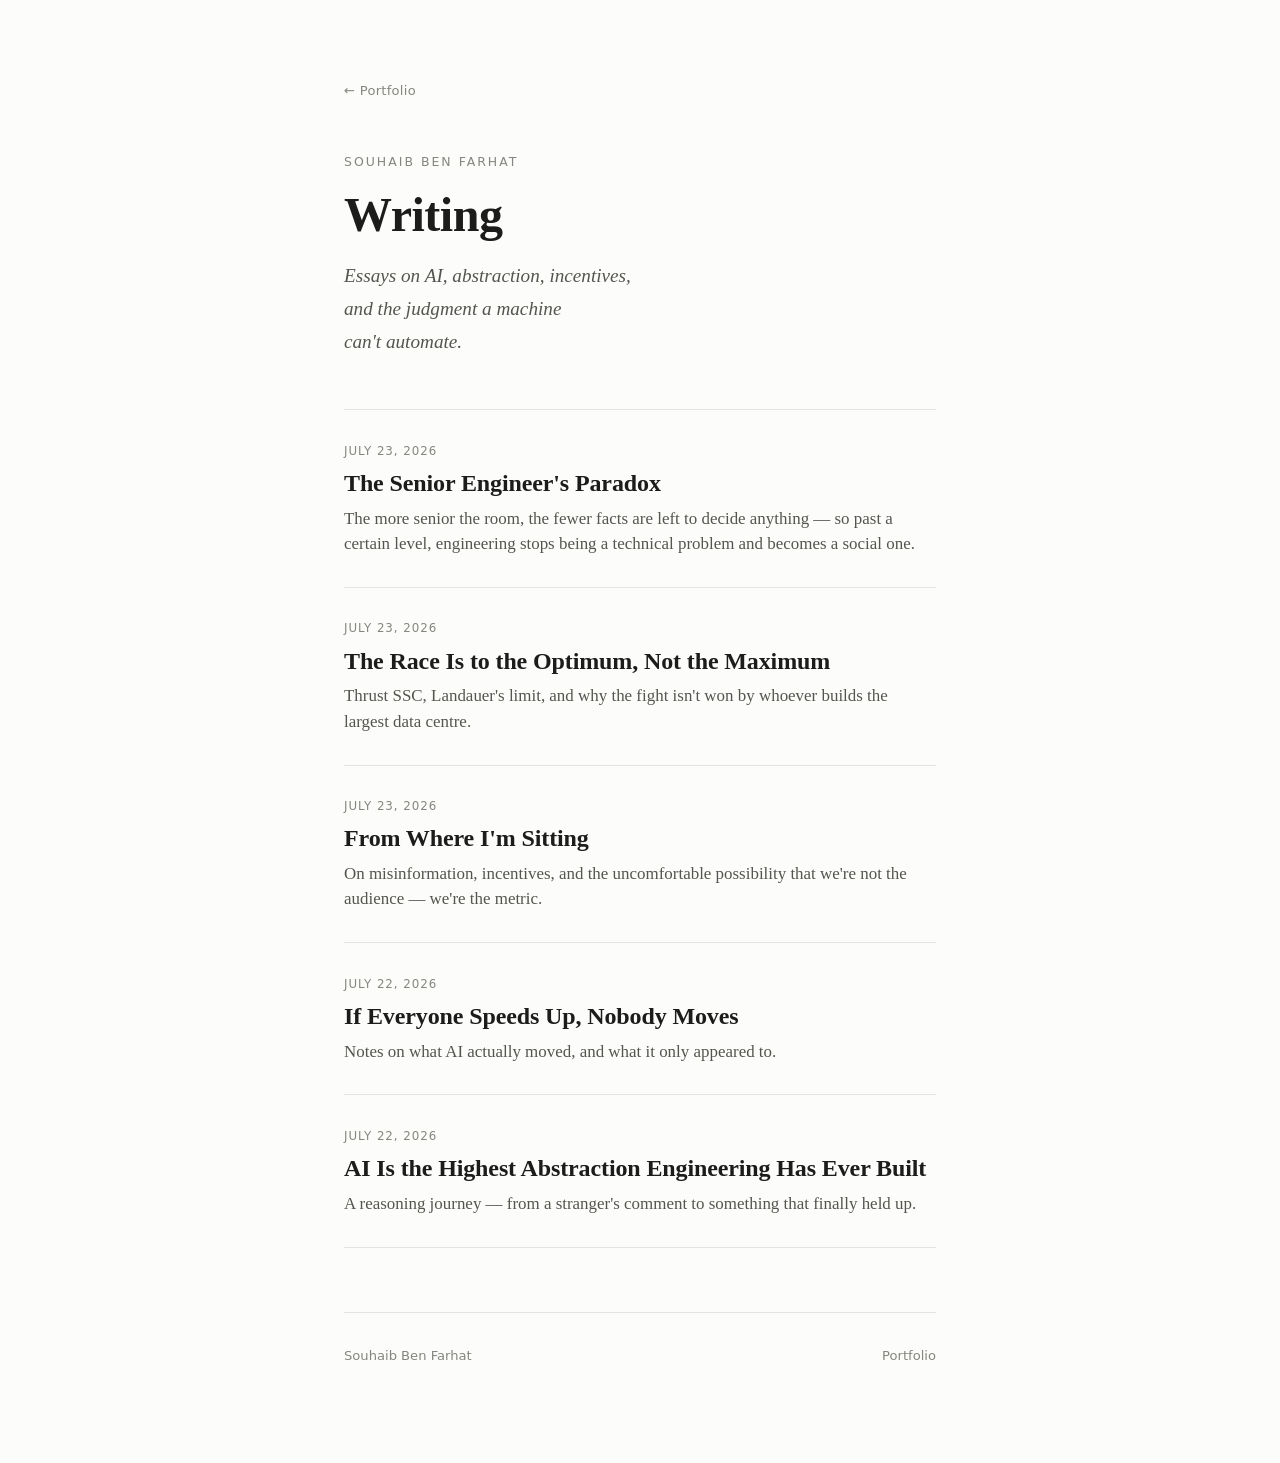
<file: index.html>
<!doctype html>
<html lang="en">
<head>
  <meta charset="utf-8" />
  <meta name="viewport" content="width=device-width, initial-scale=1" />
  <title>Writing — Souhaib Ben Farhat</title>
  <meta name="description" content="Essays on AI, abstraction, incentives, and engineering judgment." />
  <link rel="canonical" href="https://souhaibbenfarhat.github.io/writing/" />
  <meta property="og:type" content="website" />
  <meta property="og:site_name" content="Souhaib Ben Farhat" />
  <meta property="og:title" content="Writing — Souhaib Ben Farhat" />
  <meta property="og:description" content="Essays on AI, abstraction, incentives, and engineering judgment." />
  <meta property="og:url" content="https://souhaibbenfarhat.github.io/writing/" />
  <meta property="og:image" content="https://souhaibbenfarhat.github.io/writing/og/index.png" />
  <meta property="og:image:width" content="1200" />
  <meta property="og:image:height" content="630" />
  <meta name="twitter:card" content="summary_large_image" />
  <meta name="twitter:image" content="https://souhaibbenfarhat.github.io/writing/og/index.png" />
  <link rel="stylesheet" href="styles.css" />
</head>
<body>
  <main class="site">
    <nav class="topnav">
      <a href="../">← Portfolio</a>
    </nav>
    <header class="masthead">
      <p class="name">Souhaib Ben Farhat</p>
      <h1>Writing</h1>
      <p class="tagline">Essays on AI, abstraction, incentives, and the judgment a machine can't automate.</p>
    </header>
    <section class="list">
      <a class="entry" href="the-senior-engineers-paradox.html">
        <p class="date">July 23, 2026</p>
        <p class="etitle">The Senior Engineer's Paradox</p>
        <p class="edek">The more senior the room, the fewer facts are left to decide anything — so past a certain level, engineering stops being a technical problem and becomes a social one.</p>
      </a>
      <a class="entry" href="race-to-the-optimum.html">
        <p class="date">July 23, 2026</p>
        <p class="etitle">The Race Is to the Optimum, Not the Maximum</p>
        <p class="edek">Thrust SSC, Landauer's limit, and why the fight isn't won by whoever builds the largest data centre.</p>
      </a>
      <a class="entry" href="from-where-im-sitting.html">
        <p class="date">July 23, 2026</p>
        <p class="etitle">From Where I'm Sitting</p>
        <p class="edek">On misinformation, incentives, and the uncomfortable possibility that we're not the audience — we're the metric.</p>
      </a>
      <a class="entry" href="if-everyone-speeds-up-nobody-moves.html">
        <p class="date">July 22, 2026</p>
        <p class="etitle">If Everyone Speeds Up, Nobody Moves</p>
        <p class="edek">Notes on what AI actually moved, and what it only appeared to.</p>
      </a>
      <a class="entry" href="ai-highest-abstraction.html">
        <p class="date">July 22, 2026</p>
        <p class="etitle">AI Is the Highest Abstraction Engineering Has Ever Built</p>
        <p class="edek">A reasoning journey — from a stranger's comment to something that finally held up.</p>
      </a>
    </section>
    <footer class="foot">
      <span>Souhaib Ben Farhat</span>
      <a href="../">Portfolio</a>
    </footer>
  </main>
</body>
</html>
</file>
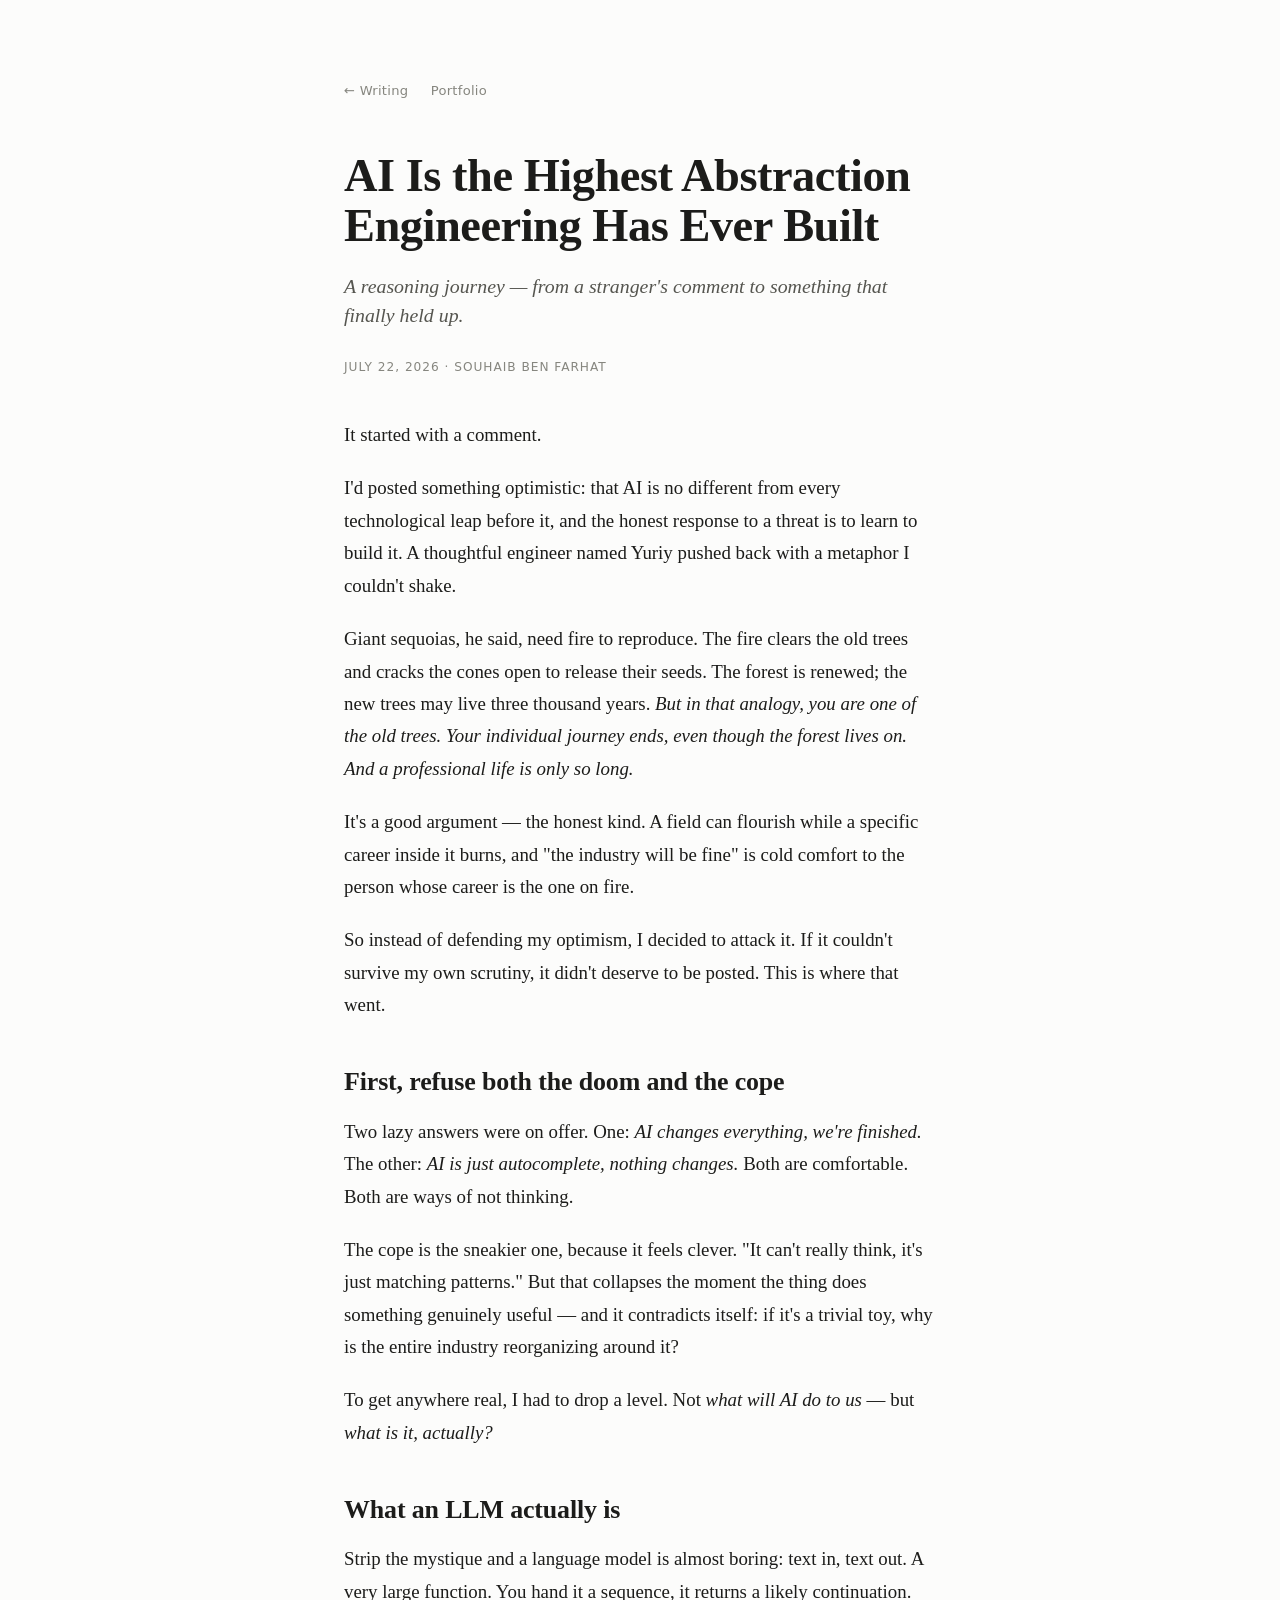
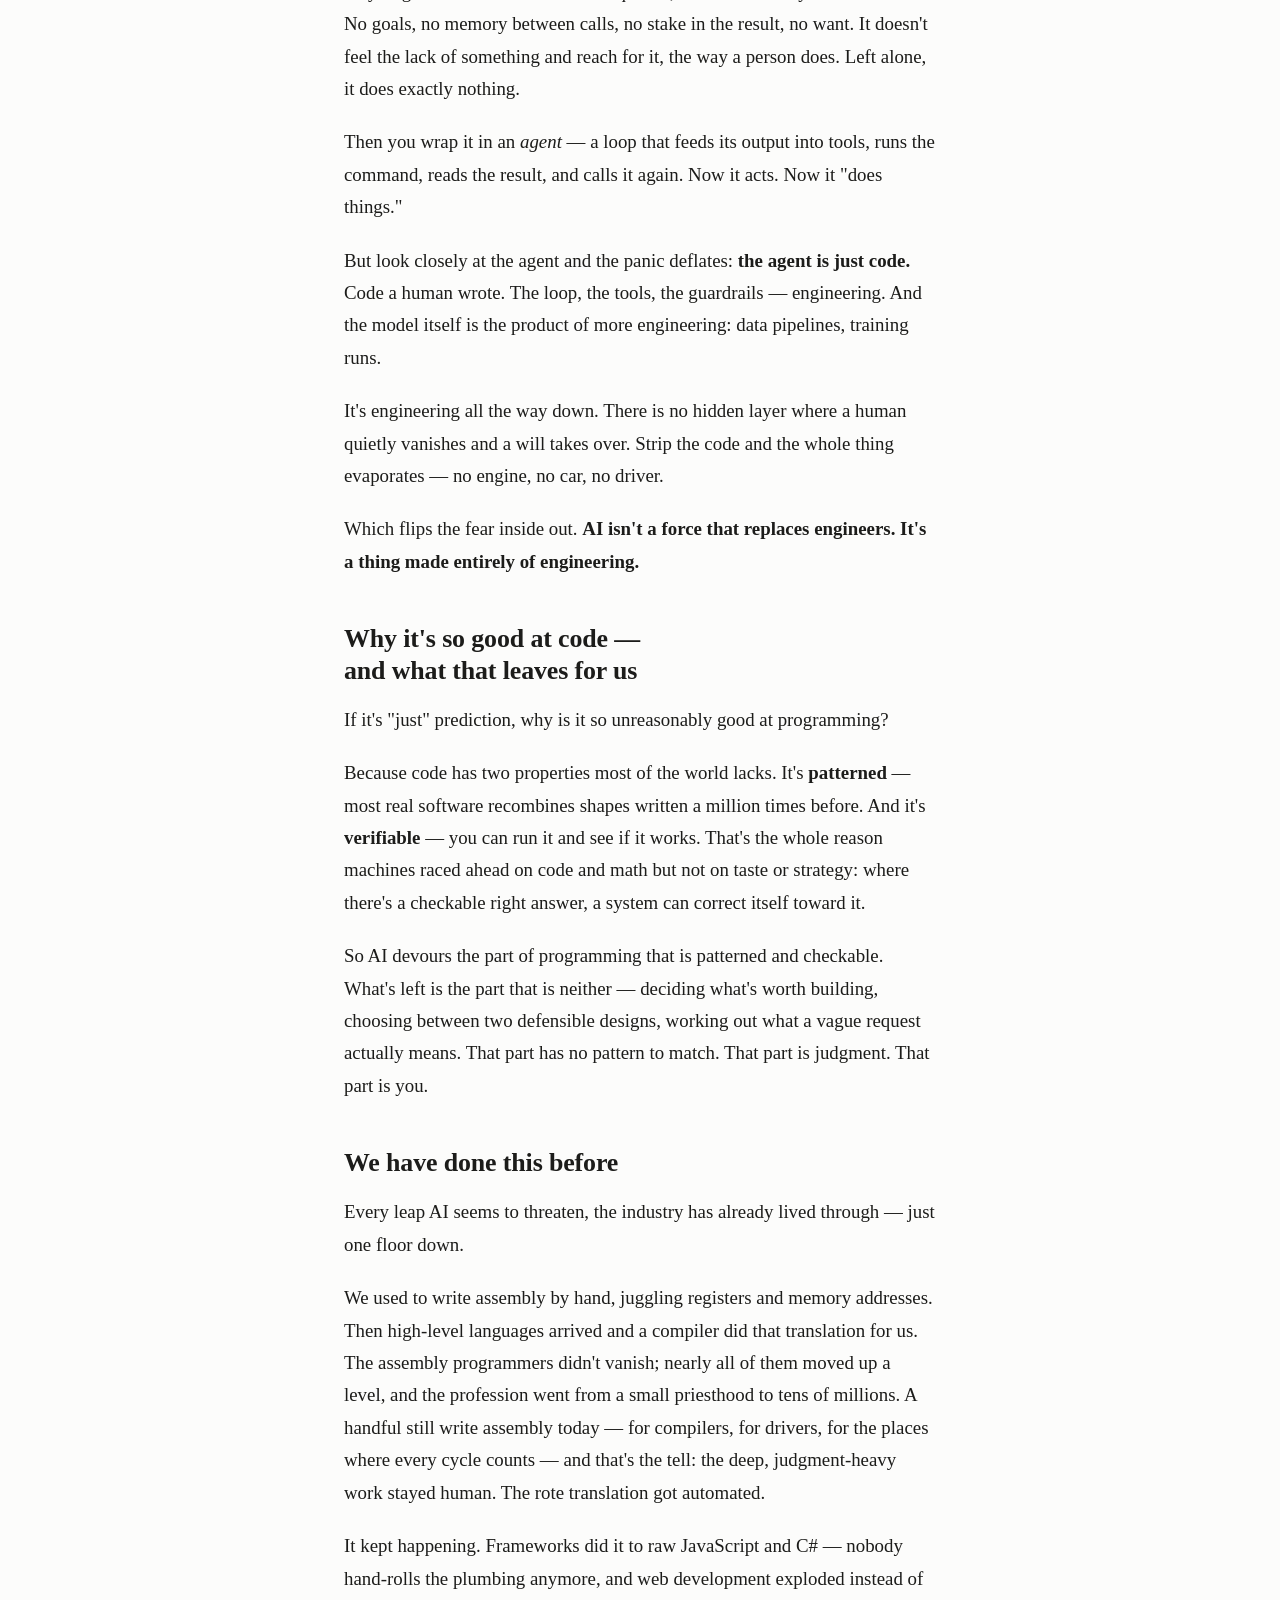
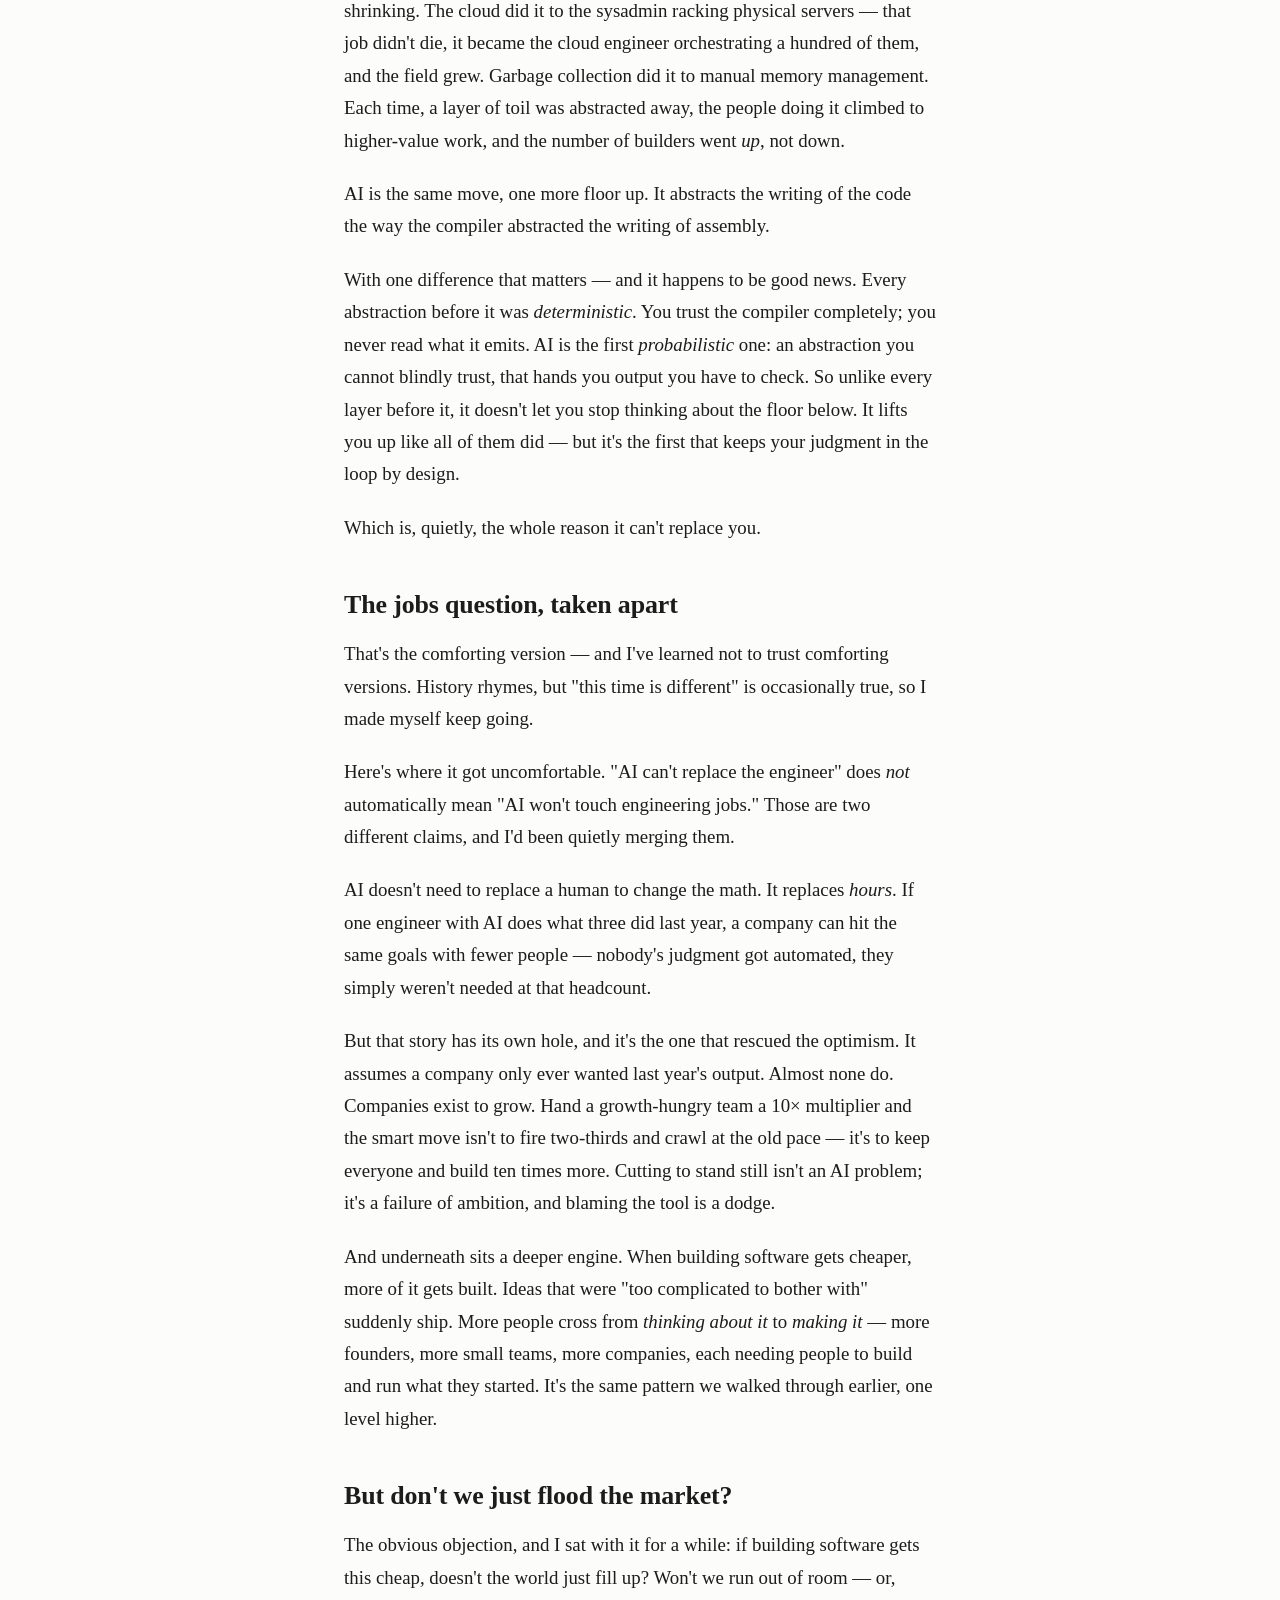
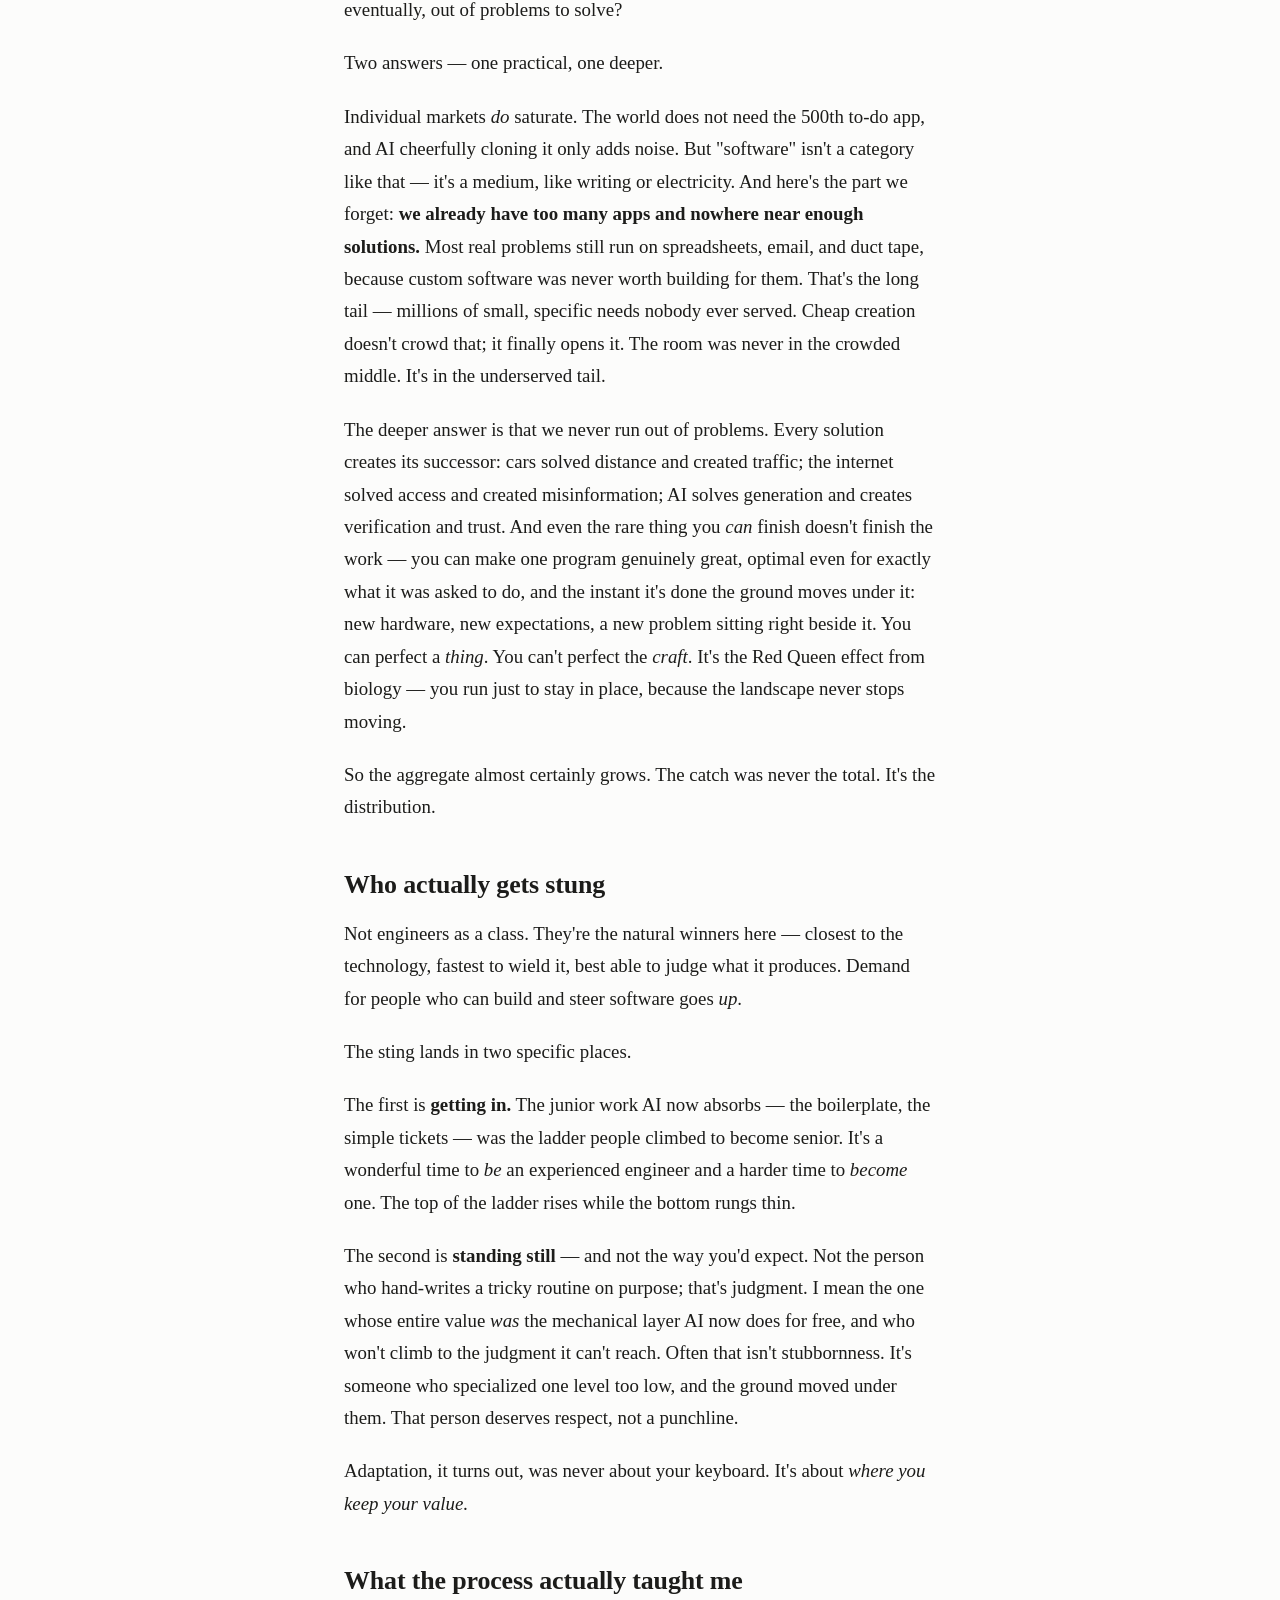
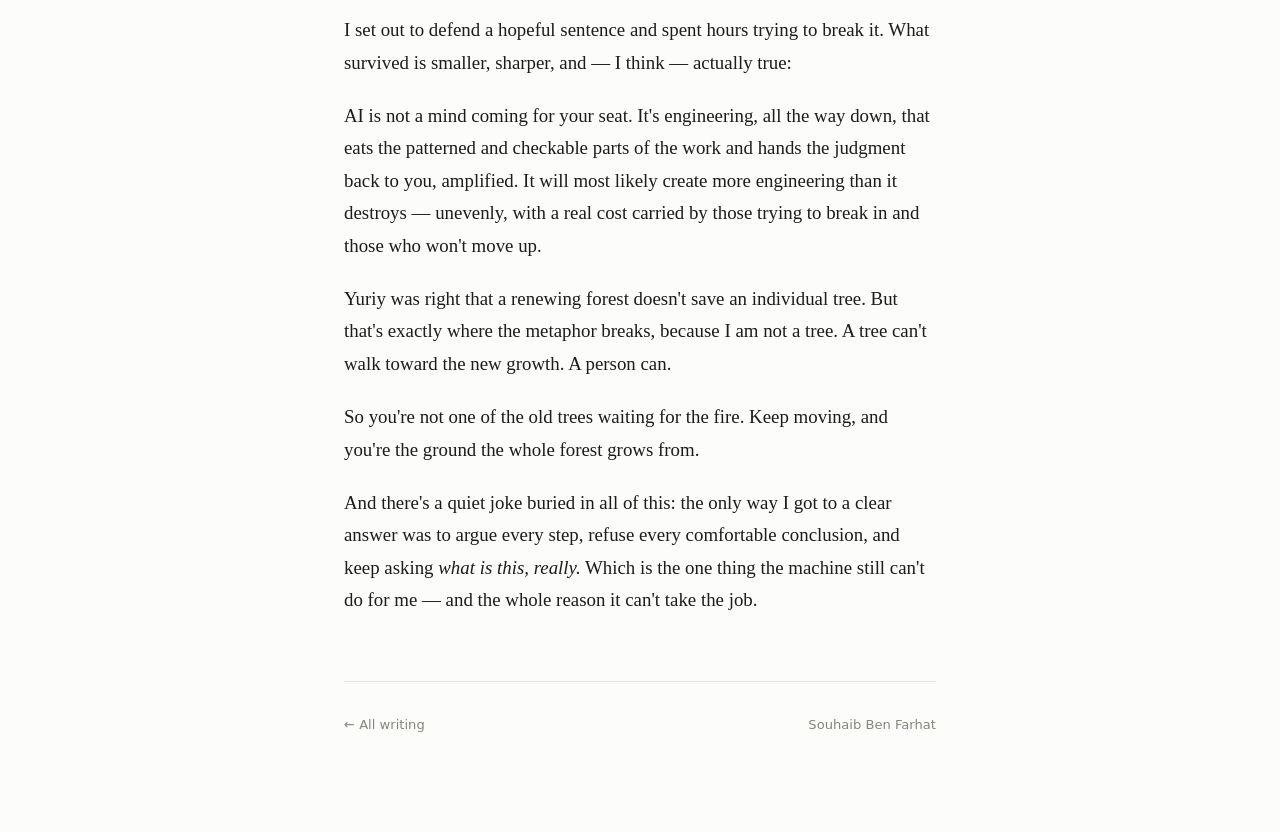
<file: ai-highest-abstraction.html>
<!doctype html>
<html lang="en">
<head>
  <meta charset="utf-8" />
  <meta name="viewport" content="width=device-width, initial-scale=1" />
  <title>AI Is the Highest Abstraction Engineering Has Ever Built — Souhaib Ben Farhat</title>
  <meta name="description" content="A reasoning journey — from a stranger's comment to something that finally held up." />
  <link rel="canonical" href="https://souhaibbenfarhat.github.io/writing/ai-highest-abstraction.html" />
  <meta property="og:type" content="article" />
  <meta property="og:site_name" content="Souhaib Ben Farhat" />
  <meta property="og:title" content="AI Is the Highest Abstraction Engineering Has Ever Built" />
  <meta property="og:description" content="A reasoning journey — from a stranger's comment to something that finally held up." />
  <meta property="og:url" content="https://souhaibbenfarhat.github.io/writing/ai-highest-abstraction.html" />
  <meta property="og:image" content="https://souhaibbenfarhat.github.io/writing/og/ai-highest-abstraction.png" />
  <meta property="og:image:width" content="1200" />
  <meta property="og:image:height" content="630" />
  <meta property="og:image:alt" content="AI Is the Highest Abstraction Engineering Has Ever Built" />
  <meta name="twitter:card" content="summary_large_image" />
  <meta name="twitter:title" content="AI Is the Highest Abstraction Engineering Has Ever Built" />
  <meta name="twitter:description" content="A reasoning journey — from a stranger's comment to something that finally held up." />
  <meta name="twitter:image" content="https://souhaibbenfarhat.github.io/writing/og/ai-highest-abstraction.png" />
  <link rel="stylesheet" href="styles.css" />
</head>
<body>
  <main class="site article">
    <nav class="topnav">
      <a href="index.html">← Writing</a>
      <a href="../">Portfolio</a>
    </nav>
    <header>
      <h1>AI Is the Highest Abstraction Engineering Has Ever Built</h1>
      <p class="dek">A reasoning journey — from a stranger's comment to something that finally held up.</p>
      <p class="meta">July 22, 2026 · Souhaib Ben Farhat</p>
    </header>
    <div class="prose">
      <p>It started with a comment.</p>
      <p>I'd posted something optimistic: that AI is no different from every technological leap before it, and the honest response to a threat is to learn to build it. A thoughtful engineer named Yuriy pushed back with a metaphor I couldn't shake.</p>
      <p>Giant sequoias, he said, need fire to reproduce. The fire clears the old trees and cracks the cones open to release their seeds. The forest is renewed; the new trees may live three thousand years. <em>But in that analogy, you are one of the old trees. Your individual journey ends, even though the forest lives on. And a professional life is only so long.</em></p>
      <p>It's a good argument — the honest kind. A field can flourish while a specific career inside it burns, and "the industry will be fine" is cold comfort to the person whose career is the one on fire.</p>
      <p>So instead of defending my optimism, I decided to attack it. If it couldn't survive my own scrutiny, it didn't deserve to be posted. This is where that went.</p>
      <h2>First, refuse both the doom and the cope</h2>
      <p>Two lazy answers were on offer. One: <em>AI changes everything, we're finished.</em> The other: <em>AI is just autocomplete, nothing changes.</em> Both are comfortable. Both are ways of not thinking.</p>
      <p>The cope is the sneakier one, because it feels clever. "It can't really think, it's just matching patterns." But that collapses the moment the thing does something genuinely useful — and it contradicts itself: if it's a trivial toy, why is the entire industry reorganizing around it?</p>
      <p>To get anywhere real, I had to drop a level. Not <em>what will AI do to us</em> — but <em>what is it, actually?</em></p>
      <h2>What an LLM actually is</h2>
      <p>Strip the mystique and a language model is almost boring: text in, text out. A very large function. You hand it a sequence, it returns a likely continuation. No goals, no memory between calls, no stake in the result, no want. It doesn't feel the lack of something and reach for it, the way a person does. Left alone, it does exactly nothing.</p>
      <p>Then you wrap it in an <em>agent</em> — a loop that feeds its output into tools, runs the command, reads the result, and calls it again. Now it acts. Now it "does things."</p>
      <p>But look closely at the agent and the panic deflates: <strong>the agent is just code.</strong> Code a human wrote. The loop, the tools, the guardrails — engineering. And the model itself is the product of more engineering: data pipelines, training runs.</p>
      <p>It's engineering all the way down. There is no hidden layer where a human quietly vanishes and a will takes over. Strip the code and the whole thing evaporates — no engine, no car, no driver.</p>
      <p>Which flips the fear inside out. <strong>AI isn't a force that replaces engineers. It's a thing made entirely of engineering.</strong></p>
      <h2>Why it's so good at code — and what that leaves for us</h2>
      <p>If it's "just" prediction, why is it so unreasonably good at programming?</p>
      <p>Because code has two properties most of the world lacks. It's <strong>patterned</strong> — most real software recombines shapes written a million times before. And it's <strong>verifiable</strong> — you can run it and see if it works. That's the whole reason machines raced ahead on code and math but not on taste or strategy: where there's a checkable right answer, a system can correct itself toward it.</p>
      <p>So AI devours the part of programming that is patterned and checkable. What's left is the part that is neither — deciding what's worth building, choosing between two defensible designs, working out what a vague request actually means. That part has no pattern to match. That part is judgment. That part is you.</p>
      <h2>We have done this before</h2>
      <p>Every leap AI seems to threaten, the industry has already lived through — just one floor down.</p>
      <p>We used to write assembly by hand, juggling registers and memory addresses. Then high-level languages arrived and a compiler did that translation for us. The assembly programmers didn't vanish; nearly all of them moved up a level, and the profession went from a small priesthood to tens of millions. A handful still write assembly today — for compilers, for drivers, for the places where every cycle counts — and that's the tell: the deep, judgment-heavy work stayed human. The rote translation got automated.</p>
      <p>It kept happening. Frameworks did it to raw JavaScript and C# — nobody hand-rolls the plumbing anymore, and web development exploded instead of shrinking. The cloud did it to the sysadmin racking physical servers — that job didn't die, it became the cloud engineer orchestrating a hundred of them, and the field grew. Garbage collection did it to manual memory management. Each time, a layer of toil was abstracted away, the people doing it climbed to higher-value work, and the number of builders went <em>up</em>, not down.</p>
      <p>AI is the same move, one more floor up. It abstracts the writing of the code the way the compiler abstracted the writing of assembly.</p>
      <p>With one difference that matters — and it happens to be good news. Every abstraction before it was <em>deterministic</em>. You trust the compiler completely; you never read what it emits. AI is the first <em>probabilistic</em> one: an abstraction you cannot blindly trust, that hands you output you have to check. So unlike every layer before it, it doesn't let you stop thinking about the floor below. It lifts you up like all of them did — but it's the first that keeps your judgment in the loop by design.</p>
      <p>Which is, quietly, the whole reason it can't replace you.</p>
      <h2>The jobs question, taken apart</h2>
      <p>That's the comforting version — and I've learned not to trust comforting versions. History rhymes, but "this time is different" is occasionally true, so I made myself keep going.</p>
      <p>Here's where it got uncomfortable. "AI can't replace the engineer" does <em>not</em> automatically mean "AI won't touch engineering jobs." Those are two different claims, and I'd been quietly merging them.</p>
      <p>AI doesn't need to replace a human to change the math. It replaces <em>hours</em>. If one engineer with AI does what three did last year, a company can hit the same goals with fewer people — nobody's judgment got automated, they simply weren't needed at that headcount.</p>
      <p>But that story has its own hole, and it's the one that rescued the optimism. It assumes a company only ever wanted last year's output. Almost none do. Companies exist to grow. Hand a growth-hungry team a 10× multiplier and the smart move isn't to fire two-thirds and crawl at the old pace — it's to keep everyone and build ten times more. Cutting to stand still isn't an AI problem; it's a failure of ambition, and blaming the tool is a dodge.</p>
      <p>And underneath sits a deeper engine. When building software gets cheaper, more of it gets built. Ideas that were "too complicated to bother with" suddenly ship. More people cross from <em>thinking about it</em> to <em>making it</em> — more founders, more small teams, more companies, each needing people to build and run what they started. It's the same pattern we walked through earlier, one level higher.</p>
      <h2>But don't we just flood the market?</h2>
      <p>The obvious objection, and I sat with it for a while: if building software gets this cheap, doesn't the world just fill up? Won't we run out of room — or, eventually, out of problems to solve?</p>
      <p>Two answers — one practical, one deeper.</p>
      <p>Individual markets <em>do</em> saturate. The world does not need the 500th to-do app, and AI cheerfully cloning it only adds noise. But "software" isn't a category like that — it's a medium, like writing or electricity. And here's the part we forget: <strong>we already have too many apps and nowhere near enough solutions.</strong> Most real problems still run on spreadsheets, email, and duct tape, because custom software was never worth building for them. That's the long tail — millions of small, specific needs nobody ever served. Cheap creation doesn't crowd that; it finally opens it. The room was never in the crowded middle. It's in the underserved tail.</p>
      <p>The deeper answer is that we never run out of problems. Every solution creates its successor: cars solved distance and created traffic; the internet solved access and created misinformation; AI solves generation and creates verification and trust. And even the rare thing you <em>can</em> finish doesn't finish the work — you can make one program genuinely great, optimal even for exactly what it was asked to do, and the instant it's done the ground moves under it: new hardware, new expectations, a new problem sitting right beside it. You can perfect a <em>thing</em>. You can't perfect the <em>craft</em>. It's the Red Queen effect from biology — you run just to stay in place, because the landscape never stops moving.</p>
      <p>So the aggregate almost certainly grows. The catch was never the total. It's the distribution.</p>
      <h2>Who actually gets stung</h2>
      <p>Not engineers as a class. They're the natural winners here — closest to the technology, fastest to wield it, best able to judge what it produces. Demand for people who can build and steer software goes <em>up</em>.</p>
      <p>The sting lands in two specific places.</p>
      <p>The first is <strong>getting in.</strong> The junior work AI now absorbs — the boilerplate, the simple tickets — was the ladder people climbed to become senior. It's a wonderful time to <em>be</em> an experienced engineer and a harder time to <em>become</em> one. The top of the ladder rises while the bottom rungs thin.</p>
      <p>The second is <strong>standing still</strong> — and not the way you'd expect. Not the person who hand-writes a tricky routine on purpose; that's judgment. I mean the one whose entire value <em>was</em> the mechanical layer AI now does for free, and who won't climb to the judgment it can't reach. Often that isn't stubbornness. It's someone who specialized one level too low, and the ground moved under them. That person deserves respect, not a punchline.</p>
      <p>Adaptation, it turns out, was never about your keyboard. It's about <em>where you keep your value.</em></p>
      <h2>What the process actually taught me</h2>
      <p>I set out to defend a hopeful sentence and spent hours trying to break it. What survived is smaller, sharper, and — I think — actually true:</p>
      <p>AI is not a mind coming for your seat. It's engineering, all the way down, that eats the patterned and checkable parts of the work and hands the judgment back to you, amplified. It will most likely create more engineering than it destroys — unevenly, with a real cost carried by those trying to break in and those who won't move up.</p>
      <p>Yuriy was right that a renewing forest doesn't save an individual tree. But that's exactly where the metaphor breaks, because I am not a tree. A tree can't walk toward the new growth. A person can.</p>
      <p>So you're not one of the old trees waiting for the fire. Keep moving, and you're the ground the whole forest grows from.</p>
      <p>And there's a quiet joke buried in all of this: the only way I got to a clear answer was to argue every step, refuse every comfortable conclusion, and keep asking <em>what is this, really.</em> Which is the one thing the machine still can't do for me — and the whole reason it can't take the job.</p>
    </div>
    <footer class="foot">
      <a href="index.html">← All writing</a>
      <span>Souhaib Ben Farhat</span>
    </footer>
  </main>
</body>
</html>
</file>
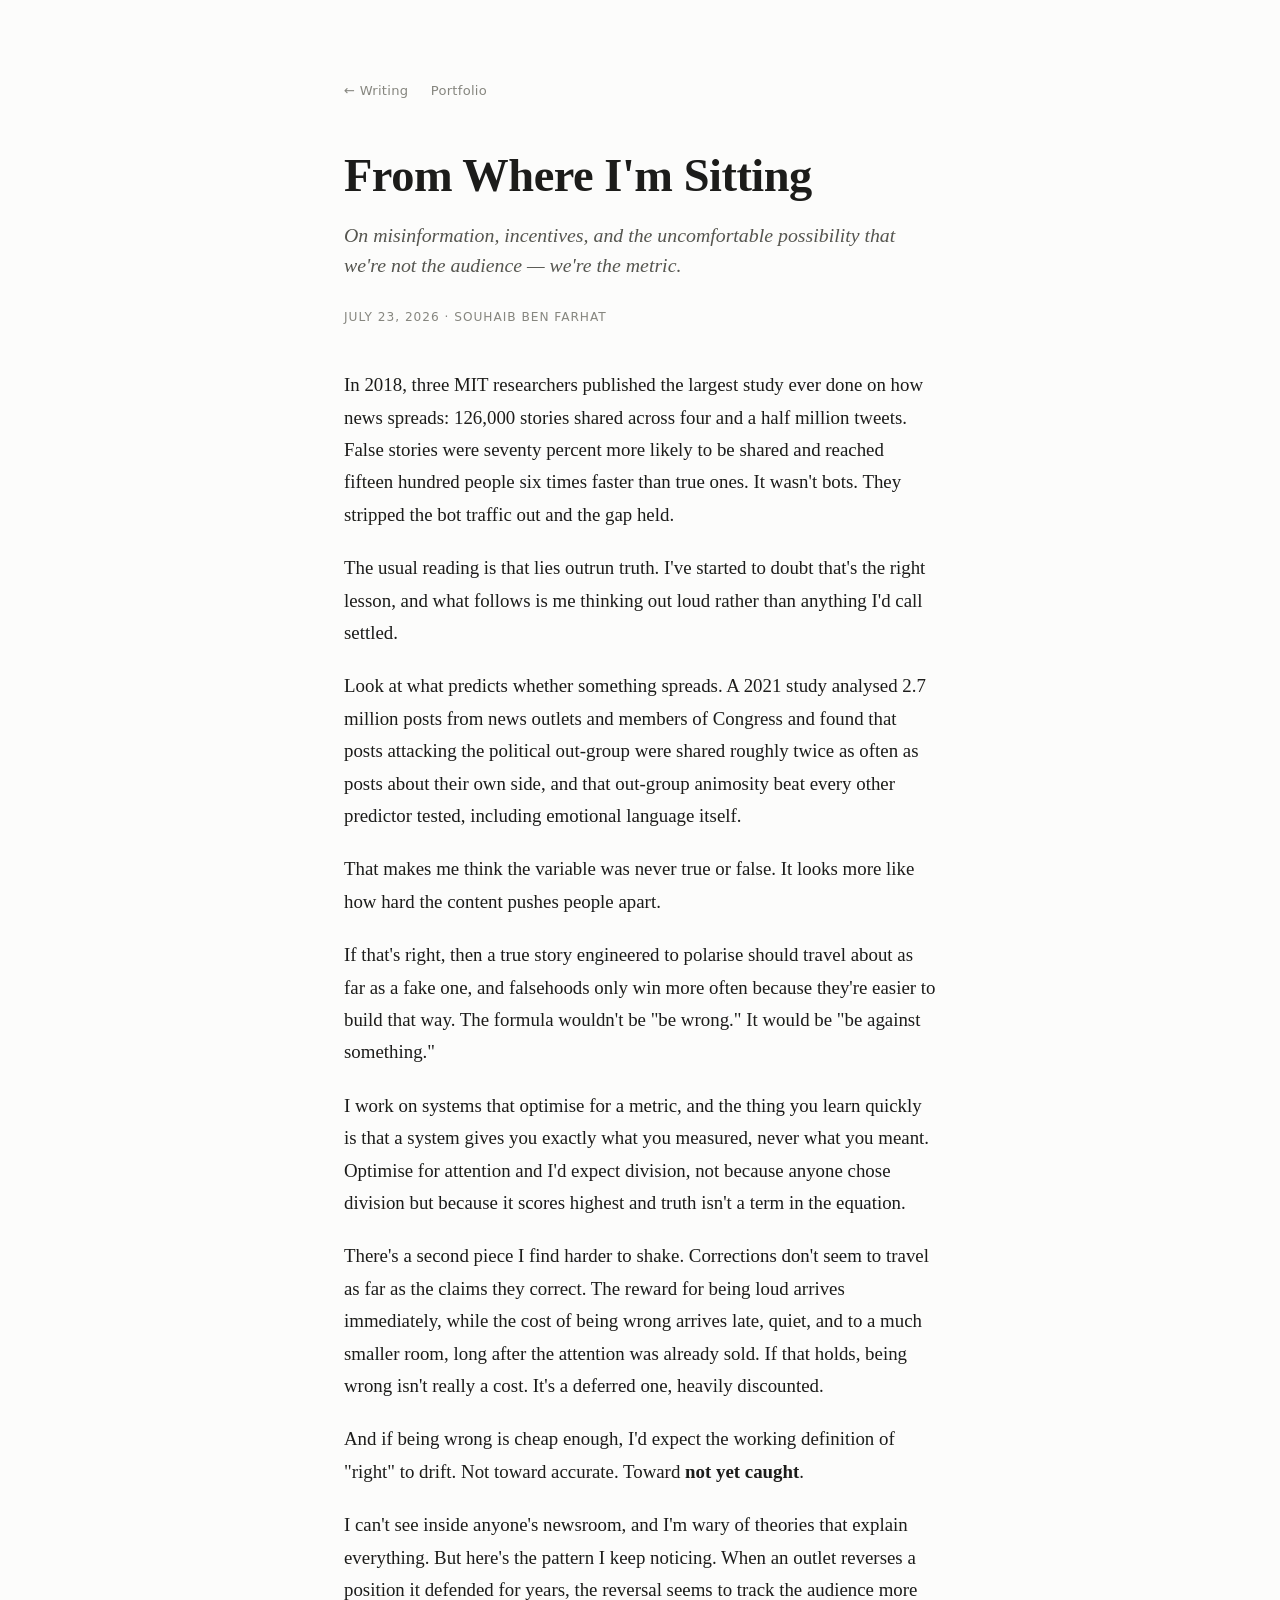
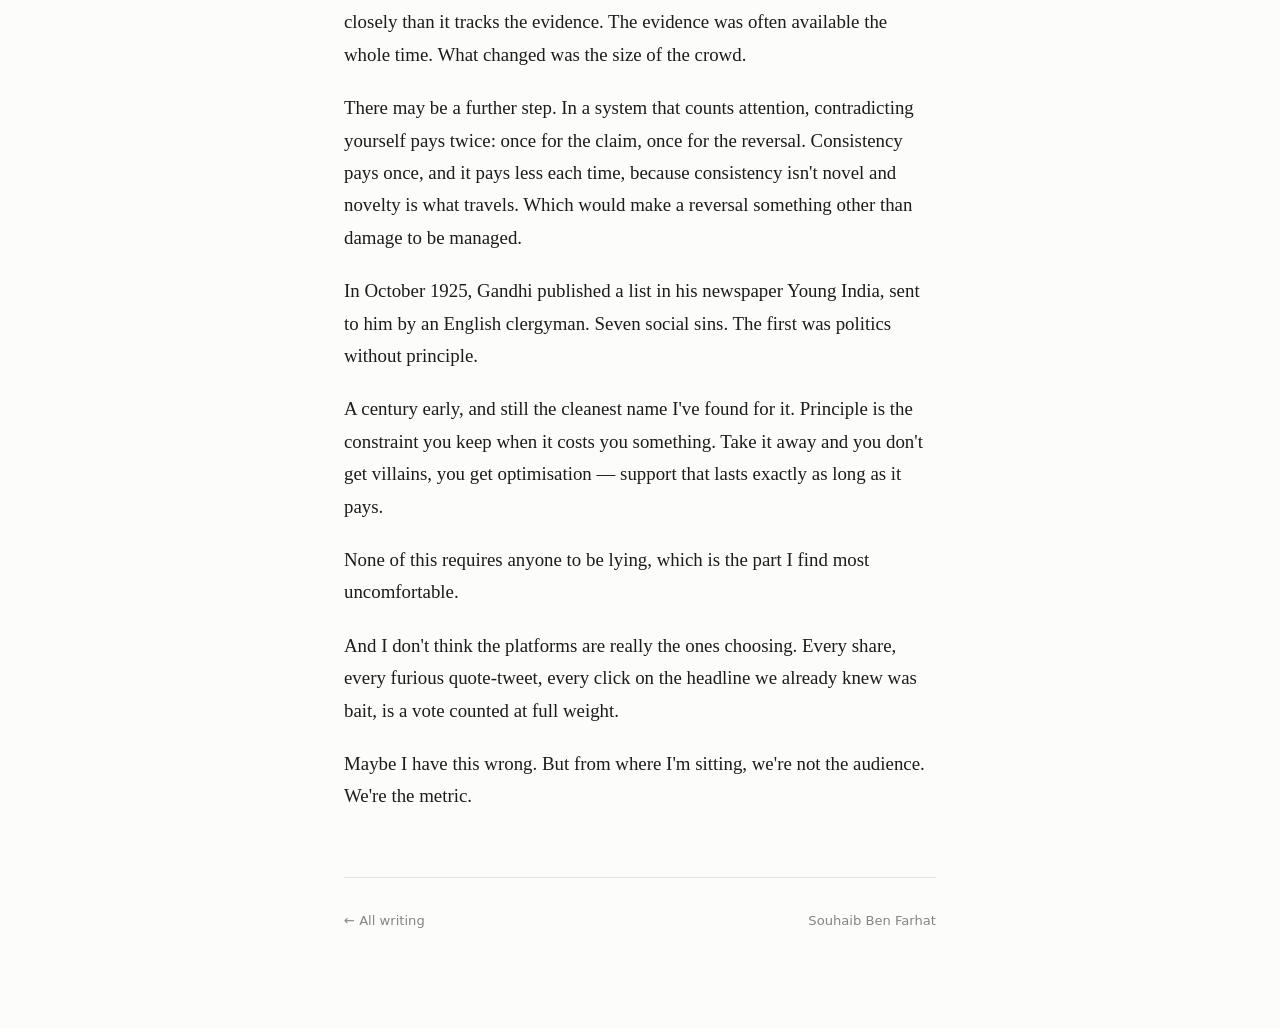
<file: from-where-im-sitting.html>
<!doctype html>
<html lang="en">
<head>
  <meta charset="utf-8" />
  <meta name="viewport" content="width=device-width, initial-scale=1" />
  <title>From Where I'm Sitting — Souhaib Ben Farhat</title>
  <meta name="description" content="On misinformation, incentives, and the uncomfortable possibility that we're not the audience — we're the metric." />
  <link rel="canonical" href="https://souhaibbenfarhat.github.io/writing/from-where-im-sitting.html" />
  <meta property="og:type" content="article" />
  <meta property="og:site_name" content="Souhaib Ben Farhat" />
  <meta property="og:title" content="From Where I'm Sitting" />
  <meta property="og:description" content="On misinformation, incentives, and the uncomfortable possibility that we're not the audience — we're the metric." />
  <meta property="og:url" content="https://souhaibbenfarhat.github.io/writing/from-where-im-sitting.html" />
  <meta property="og:image" content="https://souhaibbenfarhat.github.io/writing/og/from-where-im-sitting.png" />
  <meta property="og:image:width" content="1200" />
  <meta property="og:image:height" content="630" />
  <meta property="og:image:alt" content="From Where I'm Sitting" />
  <meta name="twitter:card" content="summary_large_image" />
  <meta name="twitter:title" content="From Where I'm Sitting" />
  <meta name="twitter:description" content="On misinformation, incentives, and the uncomfortable possibility that we're not the audience — we're the metric." />
  <meta name="twitter:image" content="https://souhaibbenfarhat.github.io/writing/og/from-where-im-sitting.png" />
  <link rel="stylesheet" href="styles.css" />
</head>
<body>
  <main class="site article">
    <nav class="topnav">
      <a href="index.html">← Writing</a>
      <a href="../">Portfolio</a>
    </nav>
    <header>
      <h1>From Where I'm Sitting</h1>
      <p class="dek">On misinformation, incentives, and the uncomfortable possibility that we're not the audience — we're the metric.</p>
      <p class="meta">July 23, 2026 · Souhaib Ben Farhat</p>
    </header>
    <div class="prose">
      <p>In 2018, three MIT researchers published the largest study ever done on how news spreads: 126,000 stories shared across four and a half million tweets. False stories were seventy percent more likely to be shared and reached fifteen hundred people six times faster than true ones. It wasn't bots. They stripped the bot traffic out and the gap held.</p>
      <p>The usual reading is that lies outrun truth. I've started to doubt that's the right lesson, and what follows is me thinking out loud rather than anything I'd call settled.</p>
      <p>Look at what predicts whether something spreads. A 2021 study analysed 2.7 million posts from news outlets and members of Congress and found that posts attacking the political out-group were shared roughly twice as often as posts about their own side, and that out-group animosity beat every other predictor tested, including emotional language itself.</p>
      <p>That makes me think the variable was never true or false. It looks more like how hard the content pushes people apart.</p>
      <p>If that's right, then a true story engineered to polarise should travel about as far as a fake one, and falsehoods only win more often because they're easier to build that way. The formula wouldn't be "be wrong." It would be "be against something."</p>
      <p>I work on systems that optimise for a metric, and the thing you learn quickly is that a system gives you exactly what you measured, never what you meant. Optimise for attention and I'd expect division, not because anyone chose division but because it scores highest and truth isn't a term in the equation.</p>
      <p>There's a second piece I find harder to shake. Corrections don't seem to travel as far as the claims they correct. The reward for being loud arrives immediately, while the cost of being wrong arrives late, quiet, and to a much smaller room, long after the attention was already sold. If that holds, being wrong isn't really a cost. It's a deferred one, heavily discounted.</p>
      <p>And if being wrong is cheap enough, I'd expect the working definition of "right" to drift. Not toward accurate. Toward <strong>not yet caught</strong>.</p>
      <p>I can't see inside anyone's newsroom, and I'm wary of theories that explain everything. But here's the pattern I keep noticing. When an outlet reverses a position it defended for years, the reversal seems to track the audience more closely than it tracks the evidence. The evidence was often available the whole time. What changed was the size of the crowd.</p>
      <p>There may be a further step. In a system that counts attention, contradicting yourself pays twice: once for the claim, once for the reversal. Consistency pays once, and it pays less each time, because consistency isn't novel and novelty is what travels. Which would make a reversal something other than damage to be managed.</p>
      <p>In October 1925, Gandhi published a list in his newspaper Young India, sent to him by an English clergyman. Seven social sins. The first was politics without principle.</p>
      <p>A century early, and still the cleanest name I've found for it. Principle is the constraint you keep when it costs you something. Take it away and you don't get villains, you get optimisation — support that lasts exactly as long as it pays.</p>
      <p>None of this requires anyone to be lying, which is the part I find most uncomfortable.</p>
      <p>And I don't think the platforms are really the ones choosing. Every share, every furious quote-tweet, every click on the headline we already knew was bait, is a vote counted at full weight.</p>
      <p>Maybe I have this wrong. But from where I'm sitting, we're not the audience. We're the metric.</p>
    </div>
    <footer class="foot">
      <a href="index.html">← All writing</a>
      <span>Souhaib Ben Farhat</span>
    </footer>
  </main>
</body>
</html>
</file>
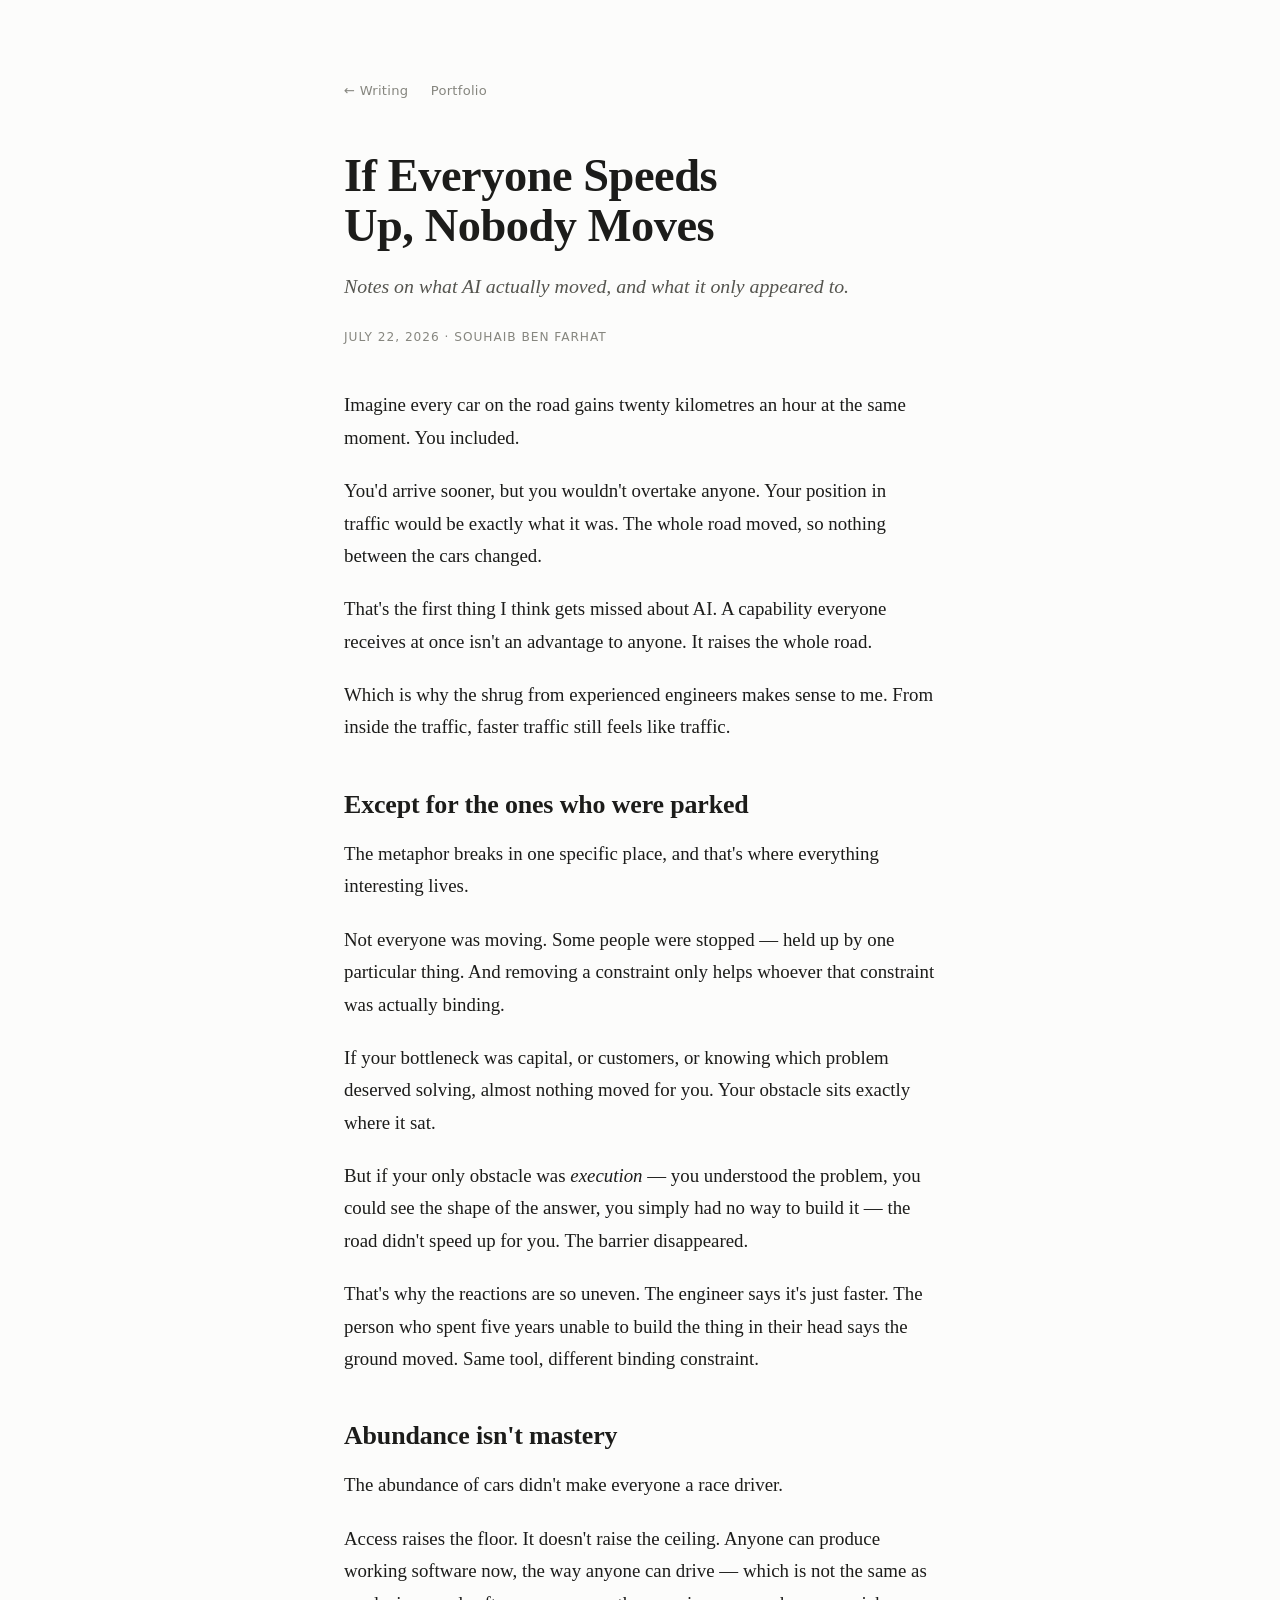
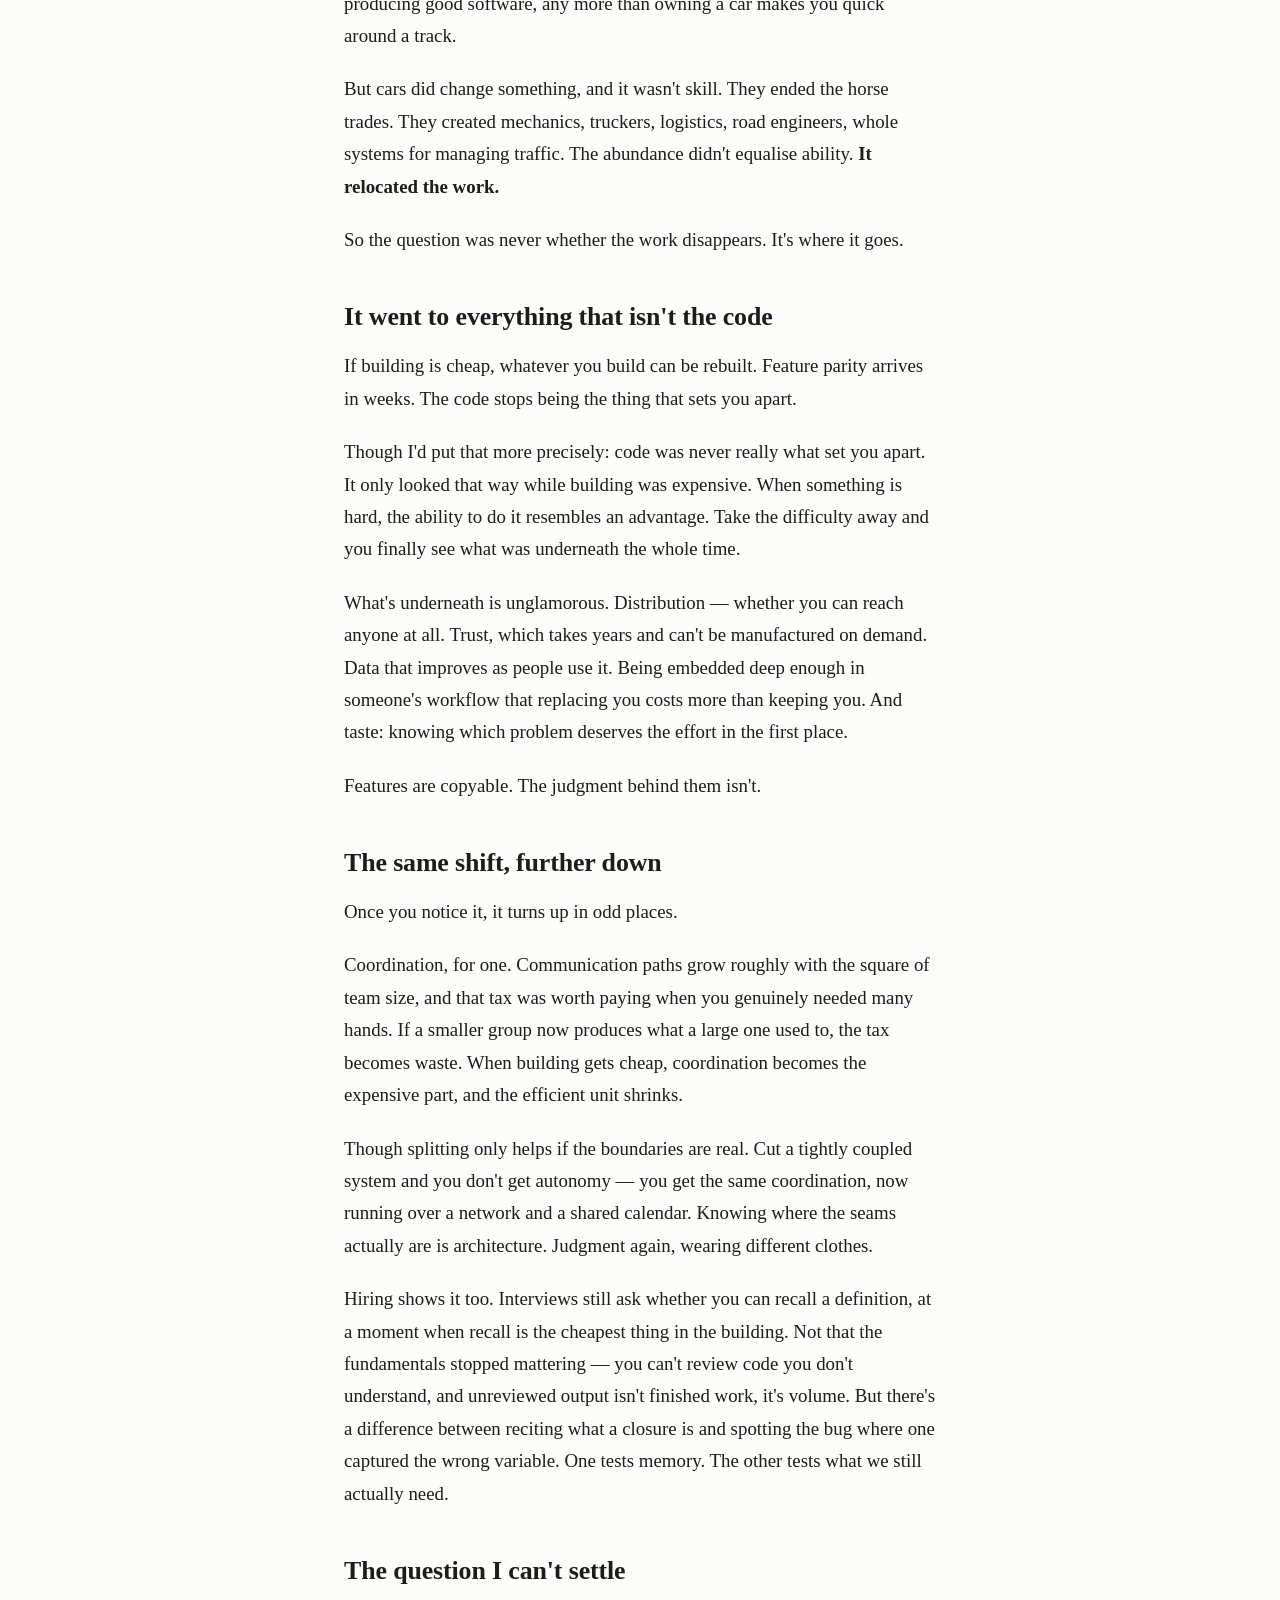
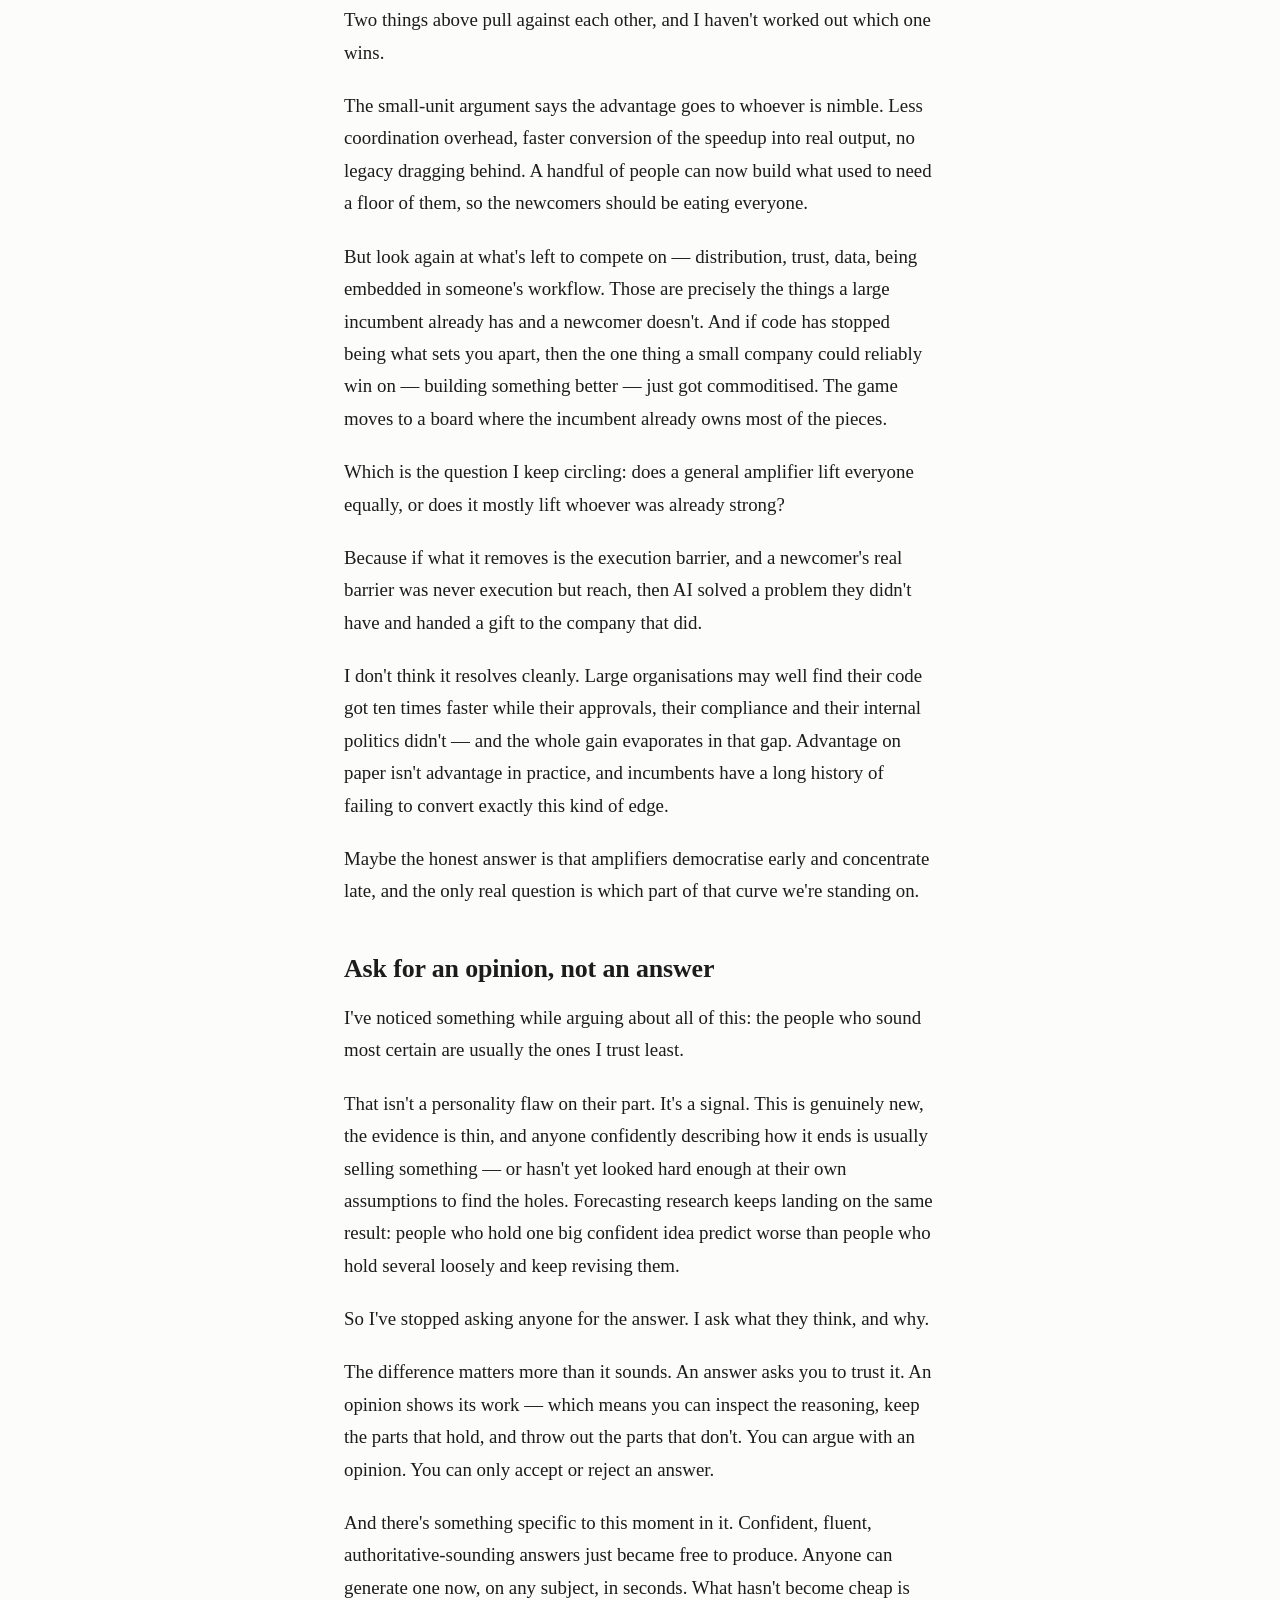
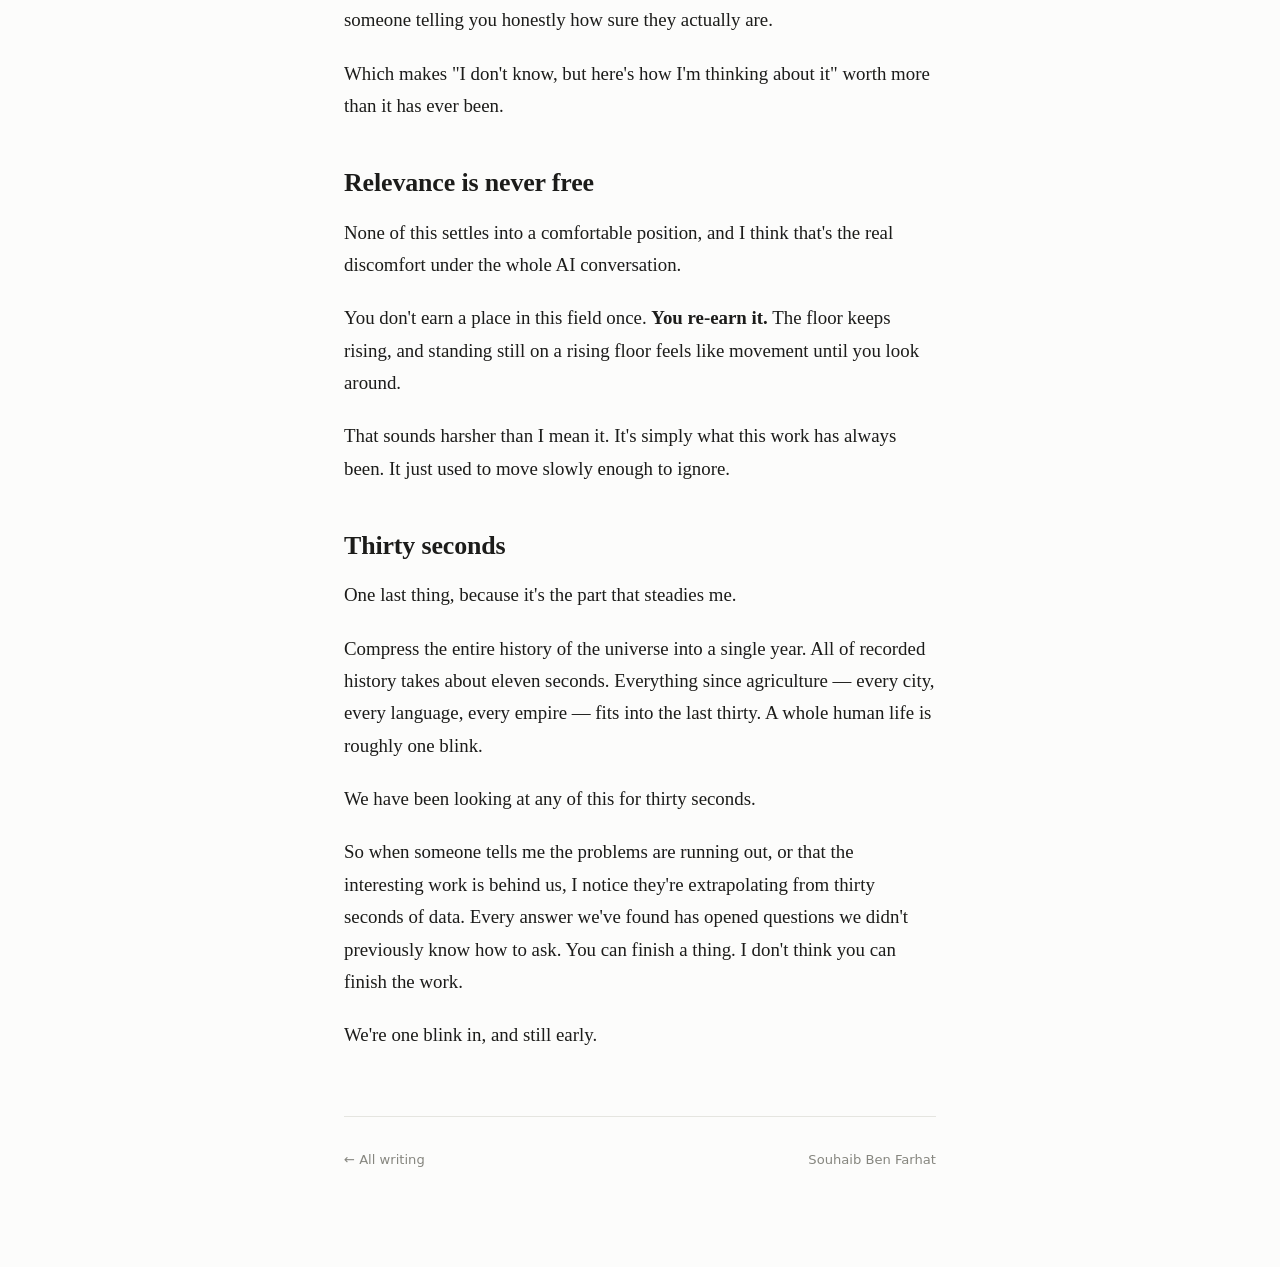
<file: if-everyone-speeds-up-nobody-moves.html>
<!doctype html>
<html lang="en">
<head>
  <meta charset="utf-8" />
  <meta name="viewport" content="width=device-width, initial-scale=1" />
  <title>If Everyone Speeds Up, Nobody Moves — Souhaib Ben Farhat</title>
  <meta name="description" content="Notes on what AI actually moved, and what it only appeared to." />
  <link rel="canonical" href="https://souhaibbenfarhat.github.io/writing/if-everyone-speeds-up-nobody-moves.html" />
  <meta property="og:type" content="article" />
  <meta property="og:site_name" content="Souhaib Ben Farhat" />
  <meta property="og:title" content="If Everyone Speeds Up, Nobody Moves" />
  <meta property="og:description" content="Notes on what AI actually moved, and what it only appeared to." />
  <meta property="og:url" content="https://souhaibbenfarhat.github.io/writing/if-everyone-speeds-up-nobody-moves.html" />
  <meta property="og:image" content="https://souhaibbenfarhat.github.io/writing/og/if-everyone-speeds-up-nobody-moves.png" />
  <meta property="og:image:width" content="1200" />
  <meta property="og:image:height" content="630" />
  <meta property="og:image:alt" content="If Everyone Speeds Up, Nobody Moves" />
  <meta name="twitter:card" content="summary_large_image" />
  <meta name="twitter:title" content="If Everyone Speeds Up, Nobody Moves" />
  <meta name="twitter:description" content="Notes on what AI actually moved, and what it only appeared to." />
  <meta name="twitter:image" content="https://souhaibbenfarhat.github.io/writing/og/if-everyone-speeds-up-nobody-moves.png" />
  <link rel="stylesheet" href="styles.css" />
</head>
<body>
  <main class="site article">
    <nav class="topnav">
      <a href="index.html">← Writing</a>
      <a href="../">Portfolio</a>
    </nav>
    <header>
      <h1>If Everyone Speeds Up, Nobody Moves</h1>
      <p class="dek">Notes on what AI actually moved, and what it only appeared to.</p>
      <p class="meta">July 22, 2026 · Souhaib Ben Farhat</p>
    </header>
    <div class="prose">
      <p>Imagine every car on the road gains twenty kilometres an hour at the same moment. You included.</p>
      <p>You'd arrive sooner, but you wouldn't overtake anyone. Your position in traffic would be exactly what it was. The whole road moved, so nothing between the cars changed.</p>
      <p>That's the first thing I think gets missed about AI. A capability everyone receives at once isn't an advantage to anyone. It raises the whole road.</p>
      <p>Which is why the shrug from experienced engineers makes sense to me. From inside the traffic, faster traffic still feels like traffic.</p>
      <h2>Except for the ones who were parked</h2>
      <p>The metaphor breaks in one specific place, and that's where everything interesting lives.</p>
      <p>Not everyone was moving. Some people were stopped — held up by one particular thing. And removing a constraint only helps whoever that constraint was actually binding.</p>
      <p>If your bottleneck was capital, or customers, or knowing which problem deserved solving, almost nothing moved for you. Your obstacle sits exactly where it sat.</p>
      <p>But if your only obstacle was <em>execution</em> — you understood the problem, you could see the shape of the answer, you simply had no way to build it — the road didn't speed up for you. The barrier disappeared.</p>
      <p>That's why the reactions are so uneven. The engineer says it's just faster. The person who spent five years unable to build the thing in their head says the ground moved. Same tool, different binding constraint.</p>
      <h2>Abundance isn't mastery</h2>
      <p>The abundance of cars didn't make everyone a race driver.</p>
      <p>Access raises the floor. It doesn't raise the ceiling. Anyone can produce working software now, the way anyone can drive — which is not the same as producing good software, any more than owning a car makes you quick around a track.</p>
      <p>But cars did change something, and it wasn't skill. They ended the horse trades. They created mechanics, truckers, logistics, road engineers, whole systems for managing traffic. The abundance didn't equalise ability. <strong>It relocated the work.</strong></p>
      <p>So the question was never whether the work disappears. It's where it goes.</p>
      <h2>It went to everything that isn't the code</h2>
      <p>If building is cheap, whatever you build can be rebuilt. Feature parity arrives in weeks. The code stops being the thing that sets you apart.</p>
      <p>Though I'd put that more precisely: code was never really what set you apart. It only looked that way while building was expensive. When something is hard, the ability to do it resembles an advantage. Take the difficulty away and you finally see what was underneath the whole time.</p>
      <p>What's underneath is unglamorous. Distribution — whether you can reach anyone at all. Trust, which takes years and can't be manufactured on demand. Data that improves as people use it. Being embedded deep enough in someone's workflow that replacing you costs more than keeping you. And taste: knowing which problem deserves the effort in the first place.</p>
      <p>Features are copyable. The judgment behind them isn't.</p>
      <h2>The same shift, further down</h2>
      <p>Once you notice it, it turns up in odd places.</p>
      <p>Coordination, for one. Communication paths grow roughly with the square of team size, and that tax was worth paying when you genuinely needed many hands. If a smaller group now produces what a large one used to, the tax becomes waste. When building gets cheap, coordination becomes the expensive part, and the efficient unit shrinks.</p>
      <p>Though splitting only helps if the boundaries are real. Cut a tightly coupled system and you don't get autonomy — you get the same coordination, now running over a network and a shared calendar. Knowing where the seams actually are is architecture. Judgment again, wearing different clothes.</p>
      <p>Hiring shows it too. Interviews still ask whether you can recall a definition, at a moment when recall is the cheapest thing in the building. Not that the fundamentals stopped mattering — you can't review code you don't understand, and unreviewed output isn't finished work, it's volume. But there's a difference between reciting what a closure is and spotting the bug where one captured the wrong variable. One tests memory. The other tests what we still actually need.</p>
      <h2>The question I can't settle</h2>
      <p>Two things above pull against each other, and I haven't worked out which one wins.</p>
      <p>The small-unit argument says the advantage goes to whoever is nimble. Less coordination overhead, faster conversion of the speedup into real output, no legacy dragging behind. A handful of people can now build what used to need a floor of them, so the newcomers should be eating everyone.</p>
      <p>But look again at what's left to compete on — distribution, trust, data, being embedded in someone's workflow. Those are precisely the things a large incumbent already has and a newcomer doesn't. And if code has stopped being what sets you apart, then the one thing a small company could reliably win on — building something better — just got commoditised. The game moves to a board where the incumbent already owns most of the pieces.</p>
      <p>Which is the question I keep circling: does a general amplifier lift everyone equally, or does it mostly lift whoever was already strong?</p>
      <p>Because if what it removes is the execution barrier, and a newcomer's real barrier was never execution but reach, then AI solved a problem they didn't have and handed a gift to the company that did.</p>
      <p>I don't think it resolves cleanly. Large organisations may well find their code got ten times faster while their approvals, their compliance and their internal politics didn't — and the whole gain evaporates in that gap. Advantage on paper isn't advantage in practice, and incumbents have a long history of failing to convert exactly this kind of edge.</p>
      <p>Maybe the honest answer is that amplifiers democratise early and concentrate late, and the only real question is which part of that curve we're standing on.</p>
      <h2>Ask for an opinion, not an answer</h2>
      <p>I've noticed something while arguing about all of this: the people who sound most certain are usually the ones I trust least.</p>
      <p>That isn't a personality flaw on their part. It's a signal. This is genuinely new, the evidence is thin, and anyone confidently describing how it ends is usually selling something — or hasn't yet looked hard enough at their own assumptions to find the holes. Forecasting research keeps landing on the same result: people who hold one big confident idea predict worse than people who hold several loosely and keep revising them.</p>
      <p>So I've stopped asking anyone for the answer. I ask what they think, and why.</p>
      <p>The difference matters more than it sounds. An answer asks you to trust it. An opinion shows its work — which means you can inspect the reasoning, keep the parts that hold, and throw out the parts that don't. You can argue with an opinion. You can only accept or reject an answer.</p>
      <p>And there's something specific to this moment in it. Confident, fluent, authoritative-sounding answers just became free to produce. Anyone can generate one now, on any subject, in seconds. What hasn't become cheap is someone telling you honestly how sure they actually are.</p>
      <p>Which makes "I don't know, but here's how I'm thinking about it" worth more than it has ever been.</p>
      <h2>Relevance is never free</h2>
      <p>None of this settles into a comfortable position, and I think that's the real discomfort under the whole AI conversation.</p>
      <p>You don't earn a place in this field once. <strong>You re-earn it.</strong> The floor keeps rising, and standing still on a rising floor feels like movement until you look around.</p>
      <p>That sounds harsher than I mean it. It's simply what this work has always been. It just used to move slowly enough to ignore.</p>
      <h2>Thirty seconds</h2>
      <p>One last thing, because it's the part that steadies me.</p>
      <p>Compress the entire history of the universe into a single year. All of recorded history takes about eleven seconds. Everything since agriculture — every city, every language, every empire — fits into the last thirty. A whole human life is roughly one blink.</p>
      <p>We have been looking at any of this for thirty seconds.</p>
      <p>So when someone tells me the problems are running out, or that the interesting work is behind us, I notice they're extrapolating from thirty seconds of data. Every answer we've found has opened questions we didn't previously know how to ask. You can finish a thing. I don't think you can finish the work.</p>
      <p>We're one blink in, and still early.</p>
    </div>
    <footer class="foot">
      <a href="index.html">← All writing</a>
      <span>Souhaib Ben Farhat</span>
    </footer>
  </main>
</body>
</html>
</file>
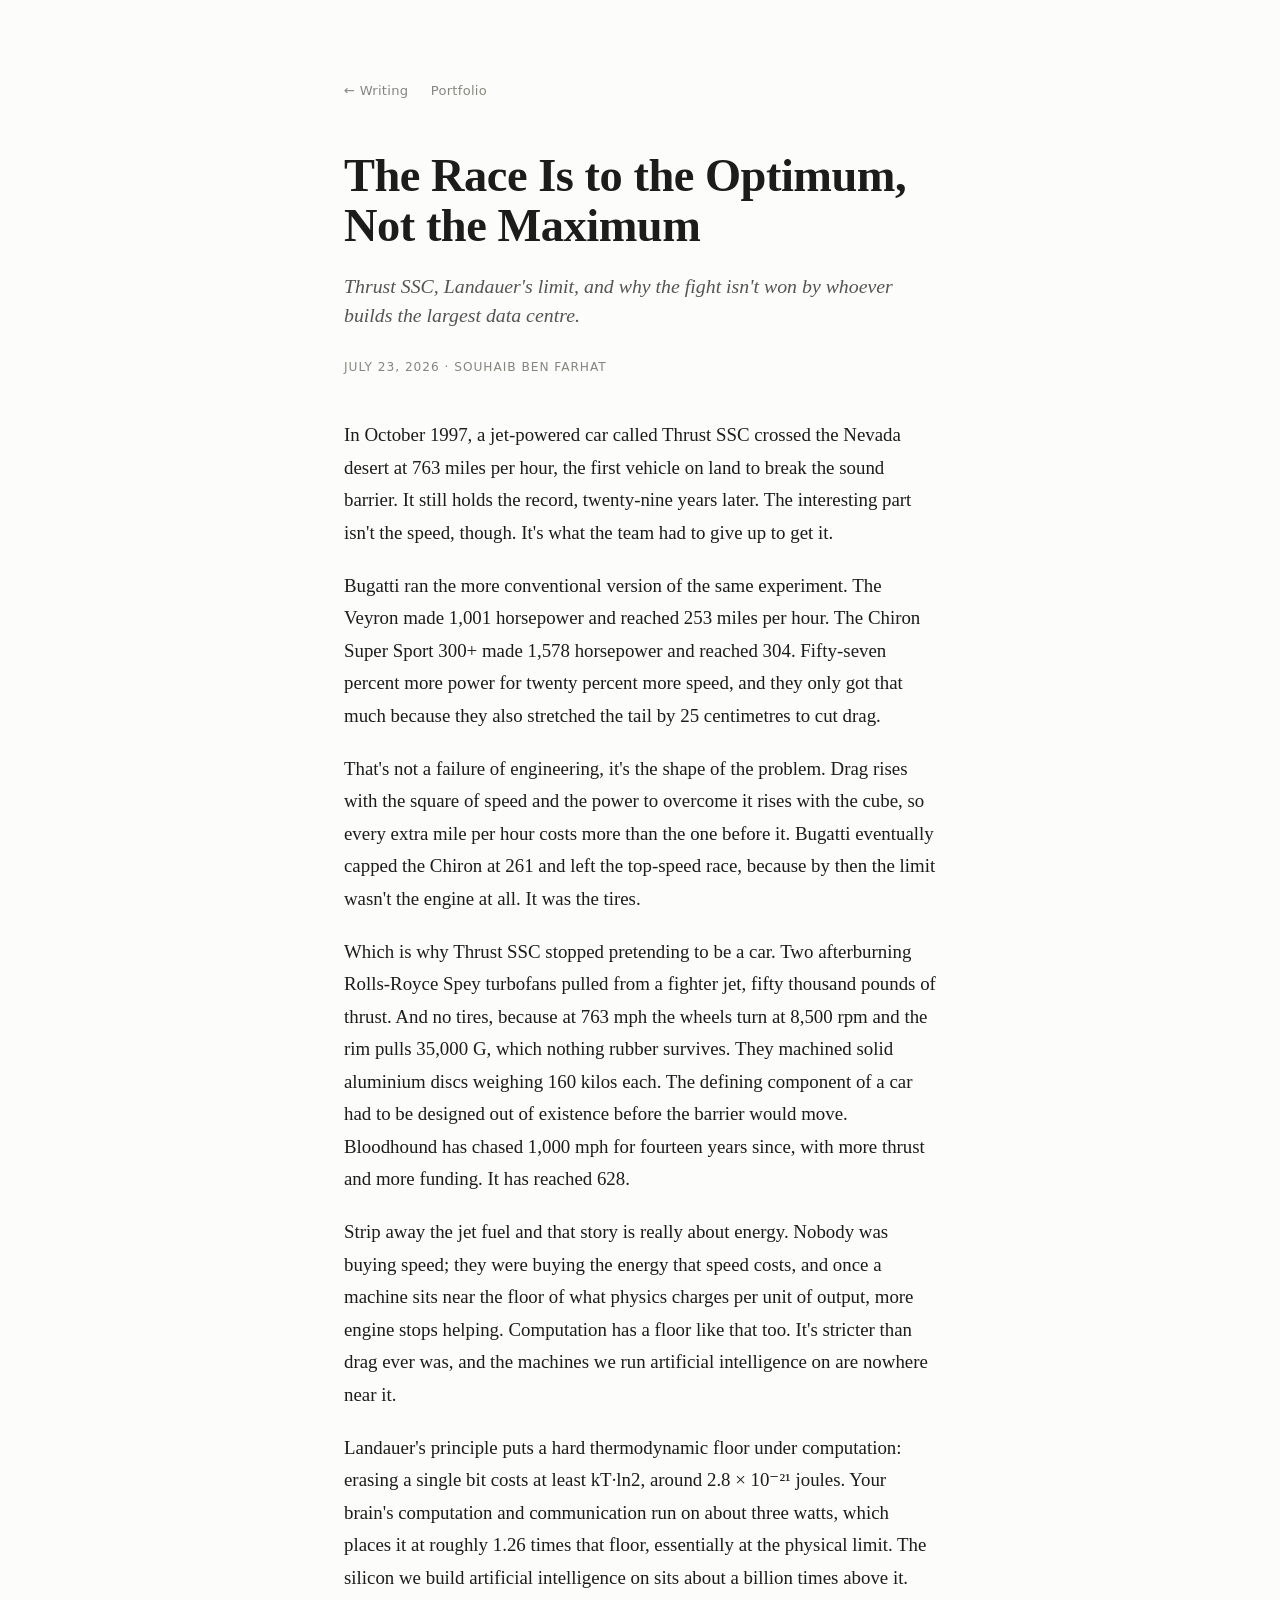
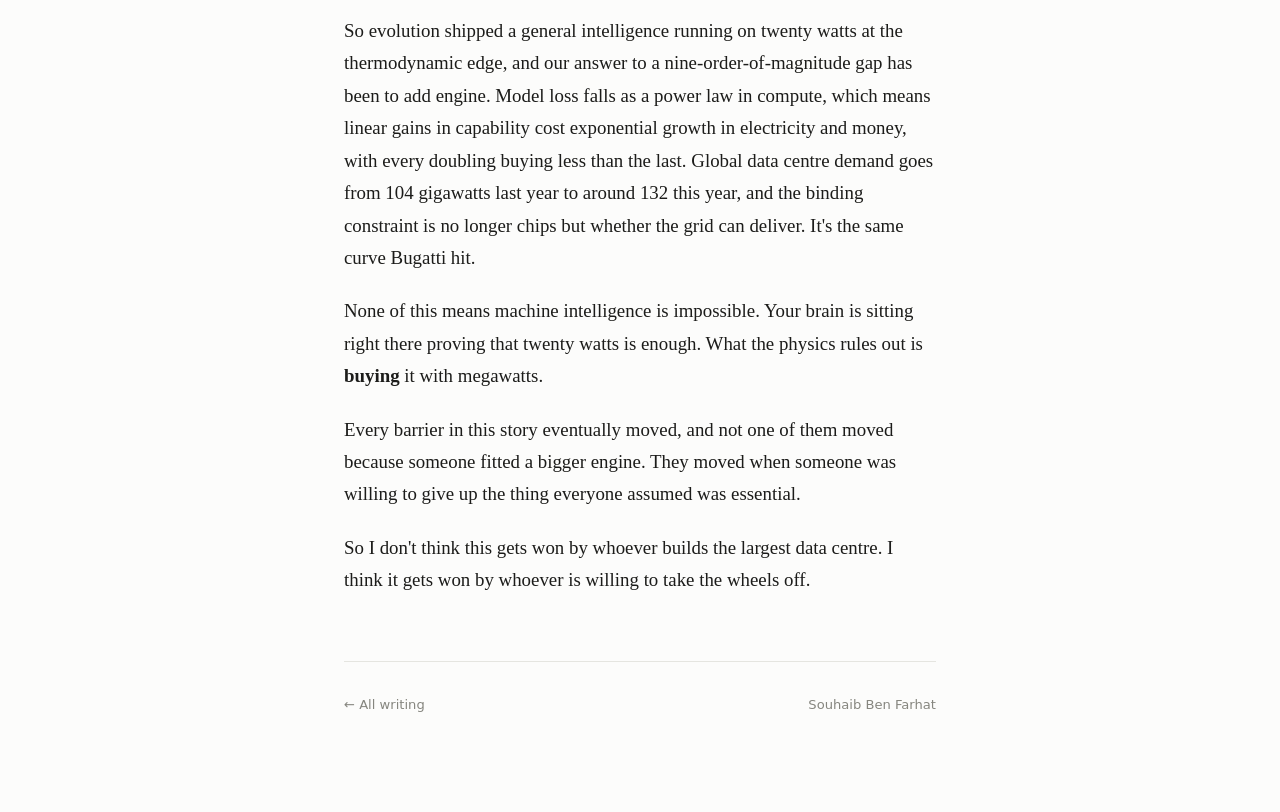
<file: race-to-the-optimum.html>
<!doctype html>
<html lang="en">
<head>
  <meta charset="utf-8" />
  <meta name="viewport" content="width=device-width, initial-scale=1" />
  <title>The Race Is to the Optimum, Not the Maximum — Souhaib Ben Farhat</title>
  <meta name="description" content="Thrust SSC, Landauer's limit, and why the fight isn't won by whoever builds the largest data centre." />
  <link rel="canonical" href="https://souhaibbenfarhat.github.io/writing/race-to-the-optimum.html" />
  <meta property="og:type" content="article" />
  <meta property="og:site_name" content="Souhaib Ben Farhat" />
  <meta property="og:title" content="The Race Is to the Optimum, Not the Maximum" />
  <meta property="og:description" content="Thrust SSC, Landauer's limit, and why the fight isn't won by whoever builds the largest data centre." />
  <meta property="og:url" content="https://souhaibbenfarhat.github.io/writing/race-to-the-optimum.html" />
  <meta property="og:image" content="https://souhaibbenfarhat.github.io/writing/og/race-to-the-optimum.png" />
  <meta property="og:image:width" content="1200" />
  <meta property="og:image:height" content="630" />
  <meta property="og:image:alt" content="The Race Is to the Optimum, Not the Maximum" />
  <meta name="twitter:card" content="summary_large_image" />
  <meta name="twitter:title" content="The Race Is to the Optimum, Not the Maximum" />
  <meta name="twitter:description" content="Thrust SSC, Landauer's limit, and why the fight isn't won by whoever builds the largest data centre." />
  <meta name="twitter:image" content="https://souhaibbenfarhat.github.io/writing/og/race-to-the-optimum.png" />
  <link rel="stylesheet" href="styles.css" />
</head>
<body>
  <main class="site article">
    <nav class="topnav">
      <a href="index.html">← Writing</a>
      <a href="../">Portfolio</a>
    </nav>
    <header>
      <h1>The Race Is to the Optimum, Not the Maximum</h1>
      <p class="dek">Thrust SSC, Landauer's limit, and why the fight isn't won by whoever builds the largest data centre.</p>
      <p class="meta">July 23, 2026 · Souhaib Ben Farhat</p>
    </header>
    <div class="prose">
      <p>In October 1997, a jet-powered car called Thrust SSC crossed the Nevada desert at 763 miles per hour, the first vehicle on land to break the sound barrier. It still holds the record, twenty-nine years later. The interesting part isn't the speed, though. It's what the team had to give up to get it.</p>
      <p>Bugatti ran the more conventional version of the same experiment. The Veyron made 1,001 horsepower and reached 253 miles per hour. The Chiron Super Sport 300+ made 1,578 horsepower and reached 304. Fifty-seven percent more power for twenty percent more speed, and they only got that much because they also stretched the tail by 25 centimetres to cut drag.</p>
      <p>That's not a failure of engineering, it's the shape of the problem. Drag rises with the square of speed and the power to overcome it rises with the cube, so every extra mile per hour costs more than the one before it. Bugatti eventually capped the Chiron at 261 and left the top-speed race, because by then the limit wasn't the engine at all. It was the tires.</p>
      <p>Which is why Thrust SSC stopped pretending to be a car. Two afterburning Rolls-Royce Spey turbofans pulled from a fighter jet, fifty thousand pounds of thrust. And no tires, because at 763 mph the wheels turn at 8,500 rpm and the rim pulls 35,000 G, which nothing rubber survives. They machined solid aluminium discs weighing 160 kilos each. The defining component of a car had to be designed out of existence before the barrier would move. Bloodhound has chased 1,000 mph for fourteen years since, with more thrust and more funding. It has reached 628.</p>
      <p>Strip away the jet fuel and that story is really about energy. Nobody was buying speed; they were buying the energy that speed costs, and once a machine sits near the floor of what physics charges per unit of output, more engine stops helping. Computation has a floor like that too. It's stricter than drag ever was, and the machines we run artificial intelligence on are nowhere near it.</p>
      <p>Landauer's principle puts a hard thermodynamic floor under computation: erasing a single bit costs at least kT·ln2, around 2.8 × 10⁻²¹ joules. Your brain's computation and communication run on about three watts, which places it at roughly 1.26 times that floor, essentially at the physical limit. The silicon we build artificial intelligence on sits about a billion times above it.</p>
      <p>So evolution shipped a general intelligence running on twenty watts at the thermodynamic edge, and our answer to a nine-order-of-magnitude gap has been to add engine. Model loss falls as a power law in compute, which means linear gains in capability cost exponential growth in electricity and money, with every doubling buying less than the last. Global data centre demand goes from 104 gigawatts last year to around 132 this year, and the binding constraint is no longer chips but whether the grid can deliver. It's the same curve Bugatti hit.</p>
      <p>None of this means machine intelligence is impossible. Your brain is sitting right there proving that twenty watts is enough. What the physics rules out is <strong>buying</strong> it with megawatts.</p>
      <p>Every barrier in this story eventually moved, and not one of them moved because someone fitted a bigger engine. They moved when someone was willing to give up the thing everyone assumed was essential.</p>
      <p>So I don't think this gets won by whoever builds the largest data centre. I think it gets won by whoever is willing to take the wheels off.</p>
    </div>
    <footer class="foot">
      <a href="index.html">← All writing</a>
      <span>Souhaib Ben Farhat</span>
    </footer>
  </main>
</body>
</html>
</file>
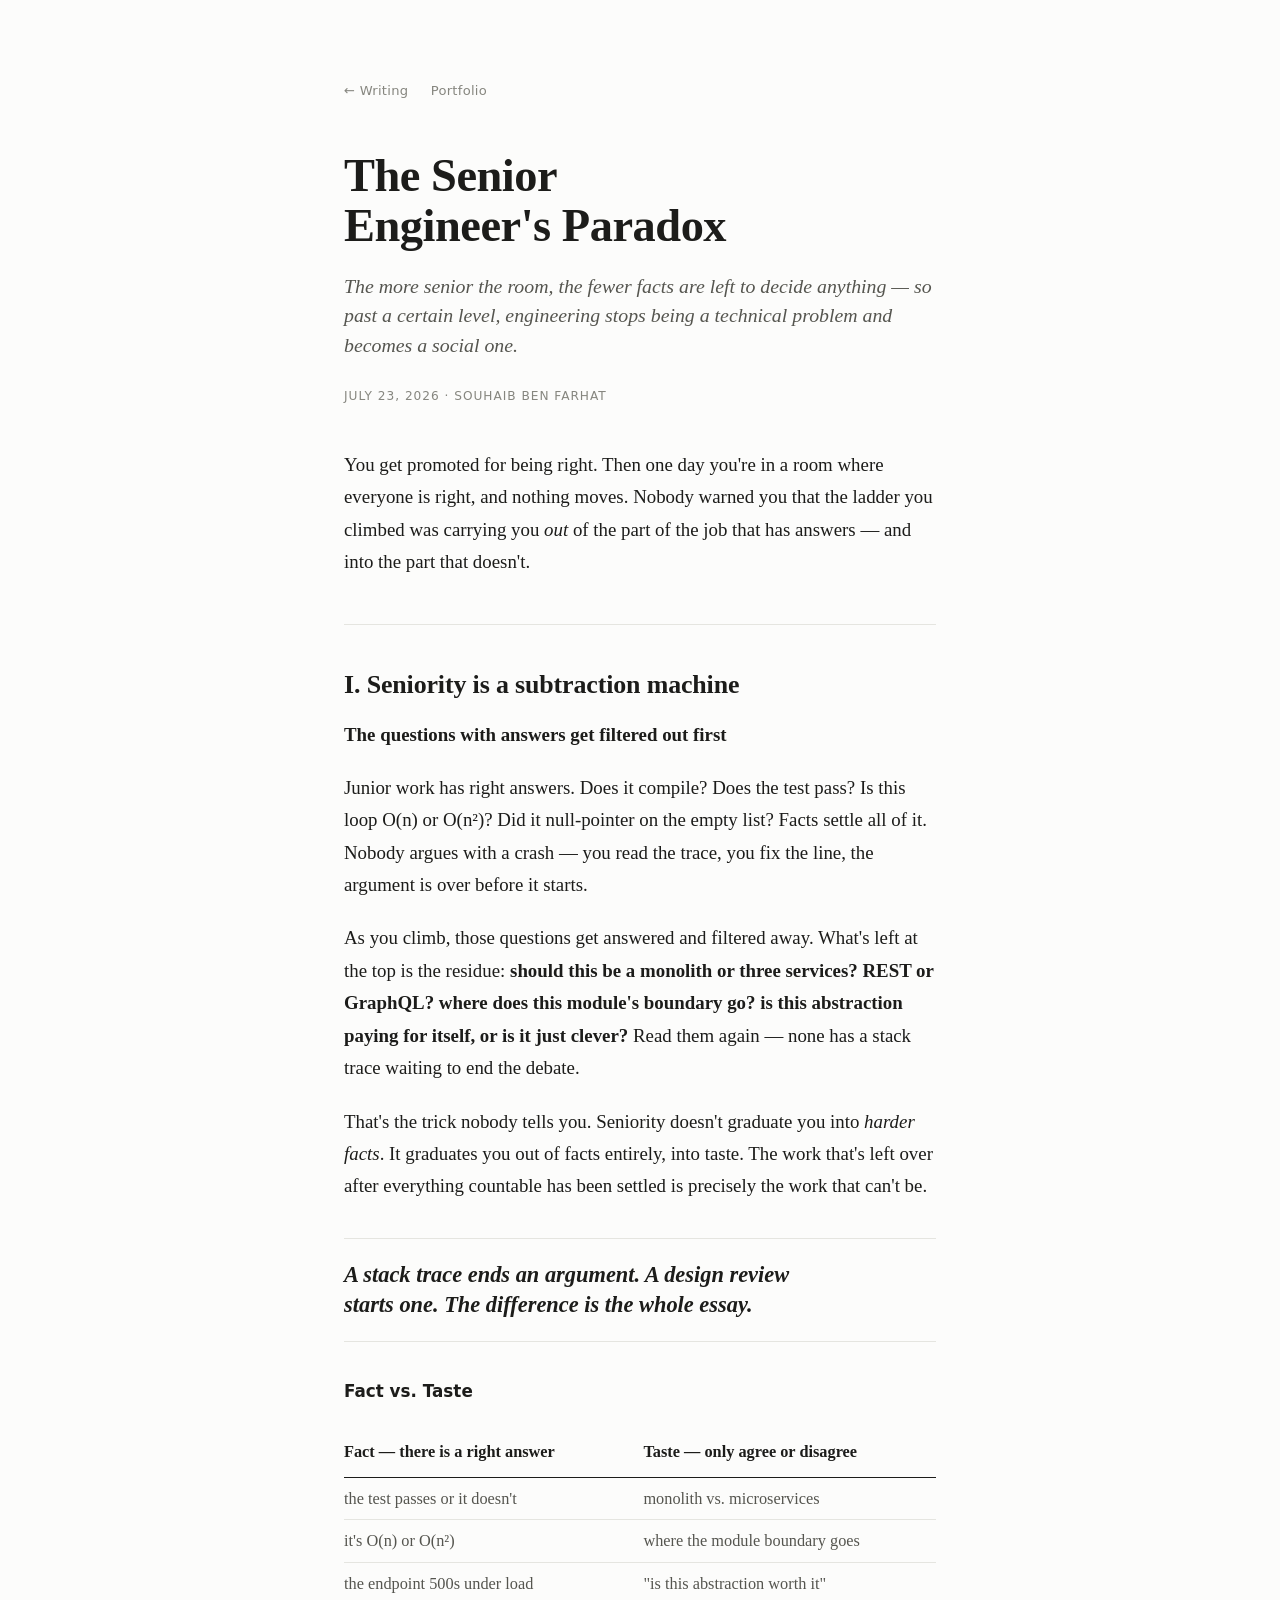
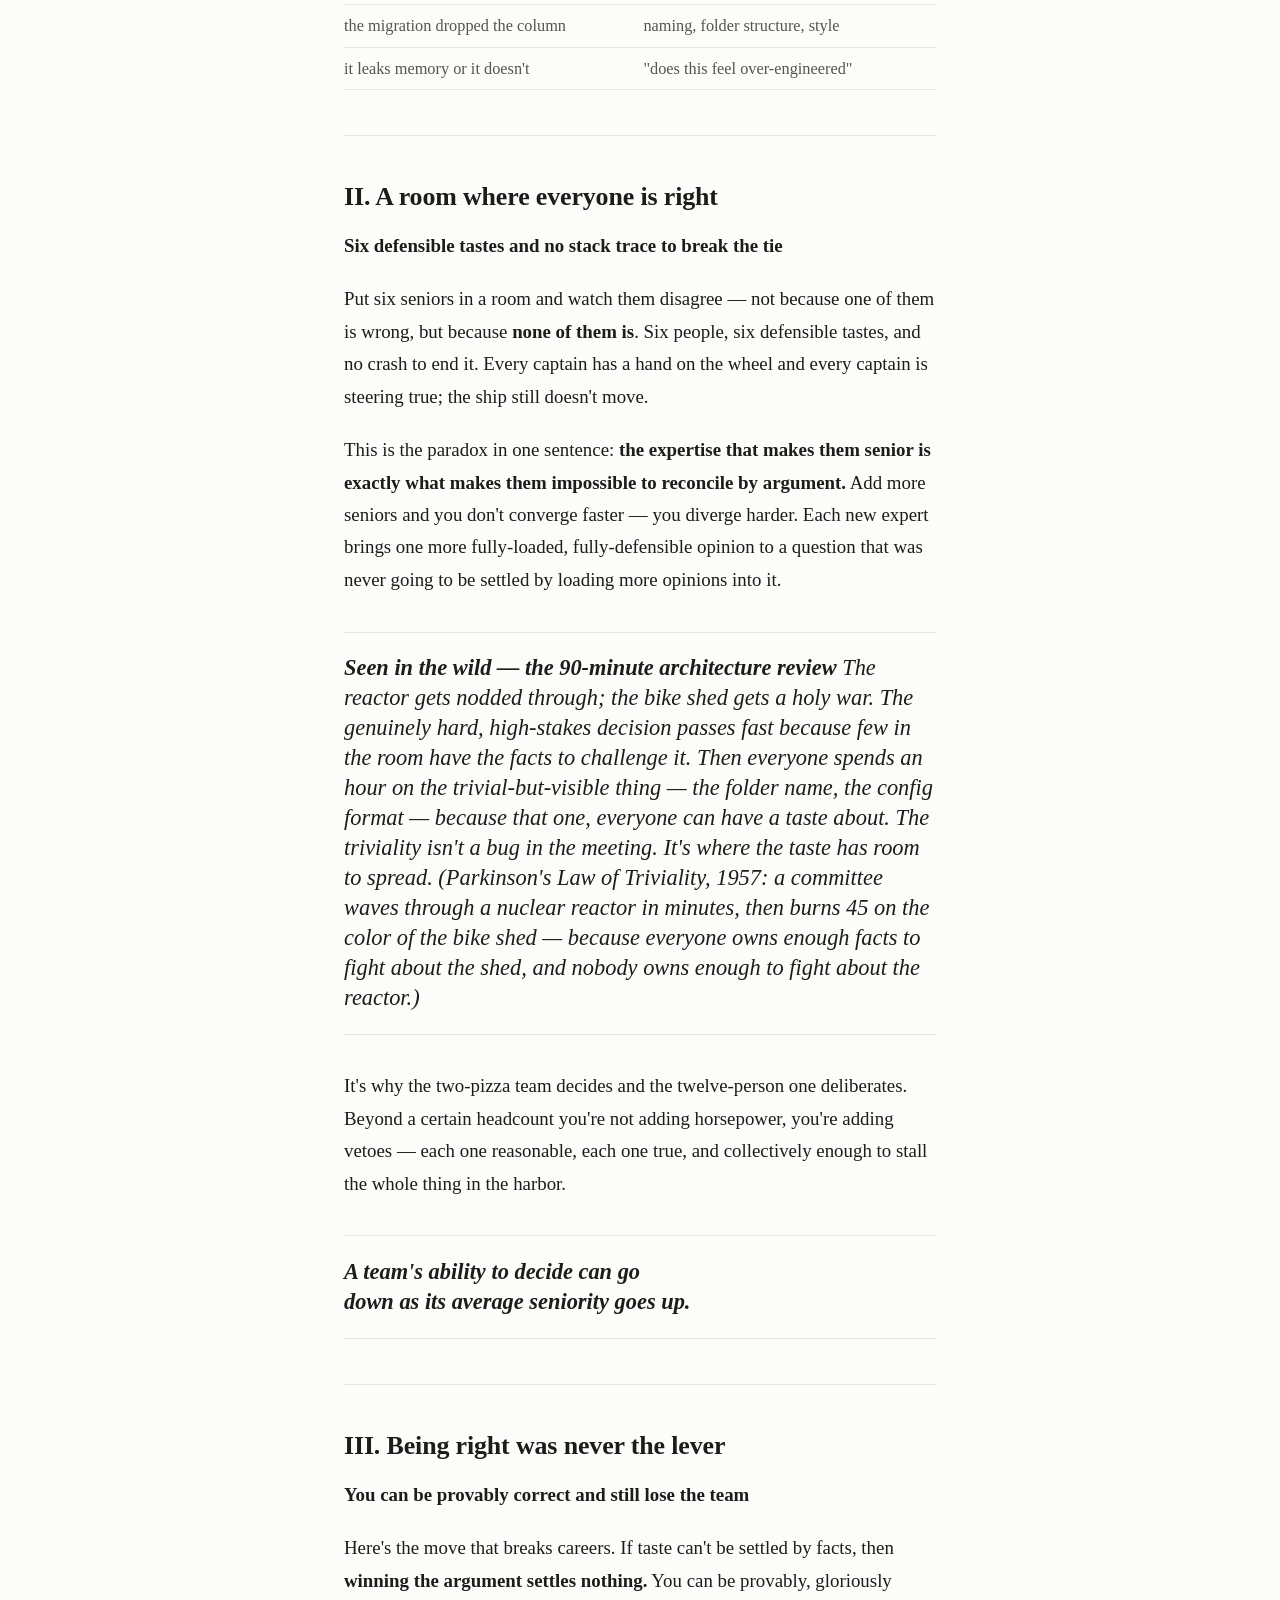
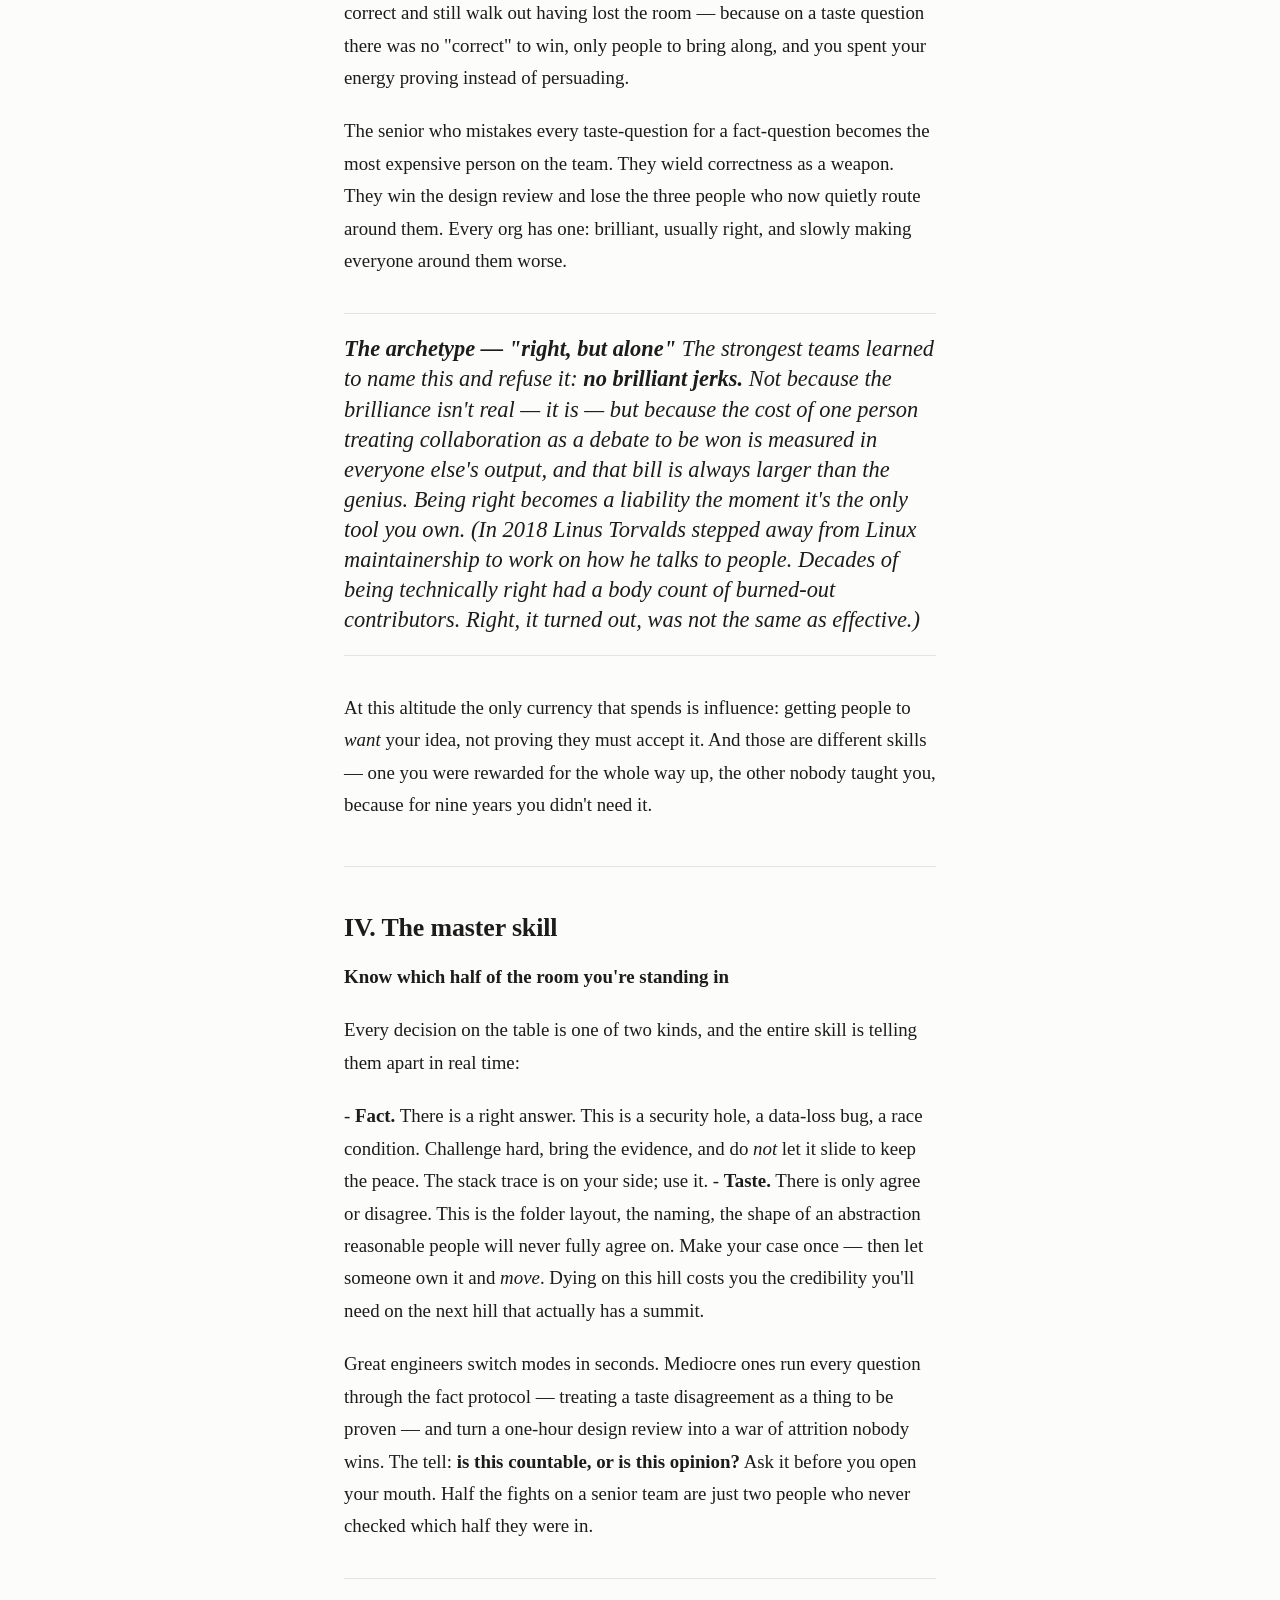
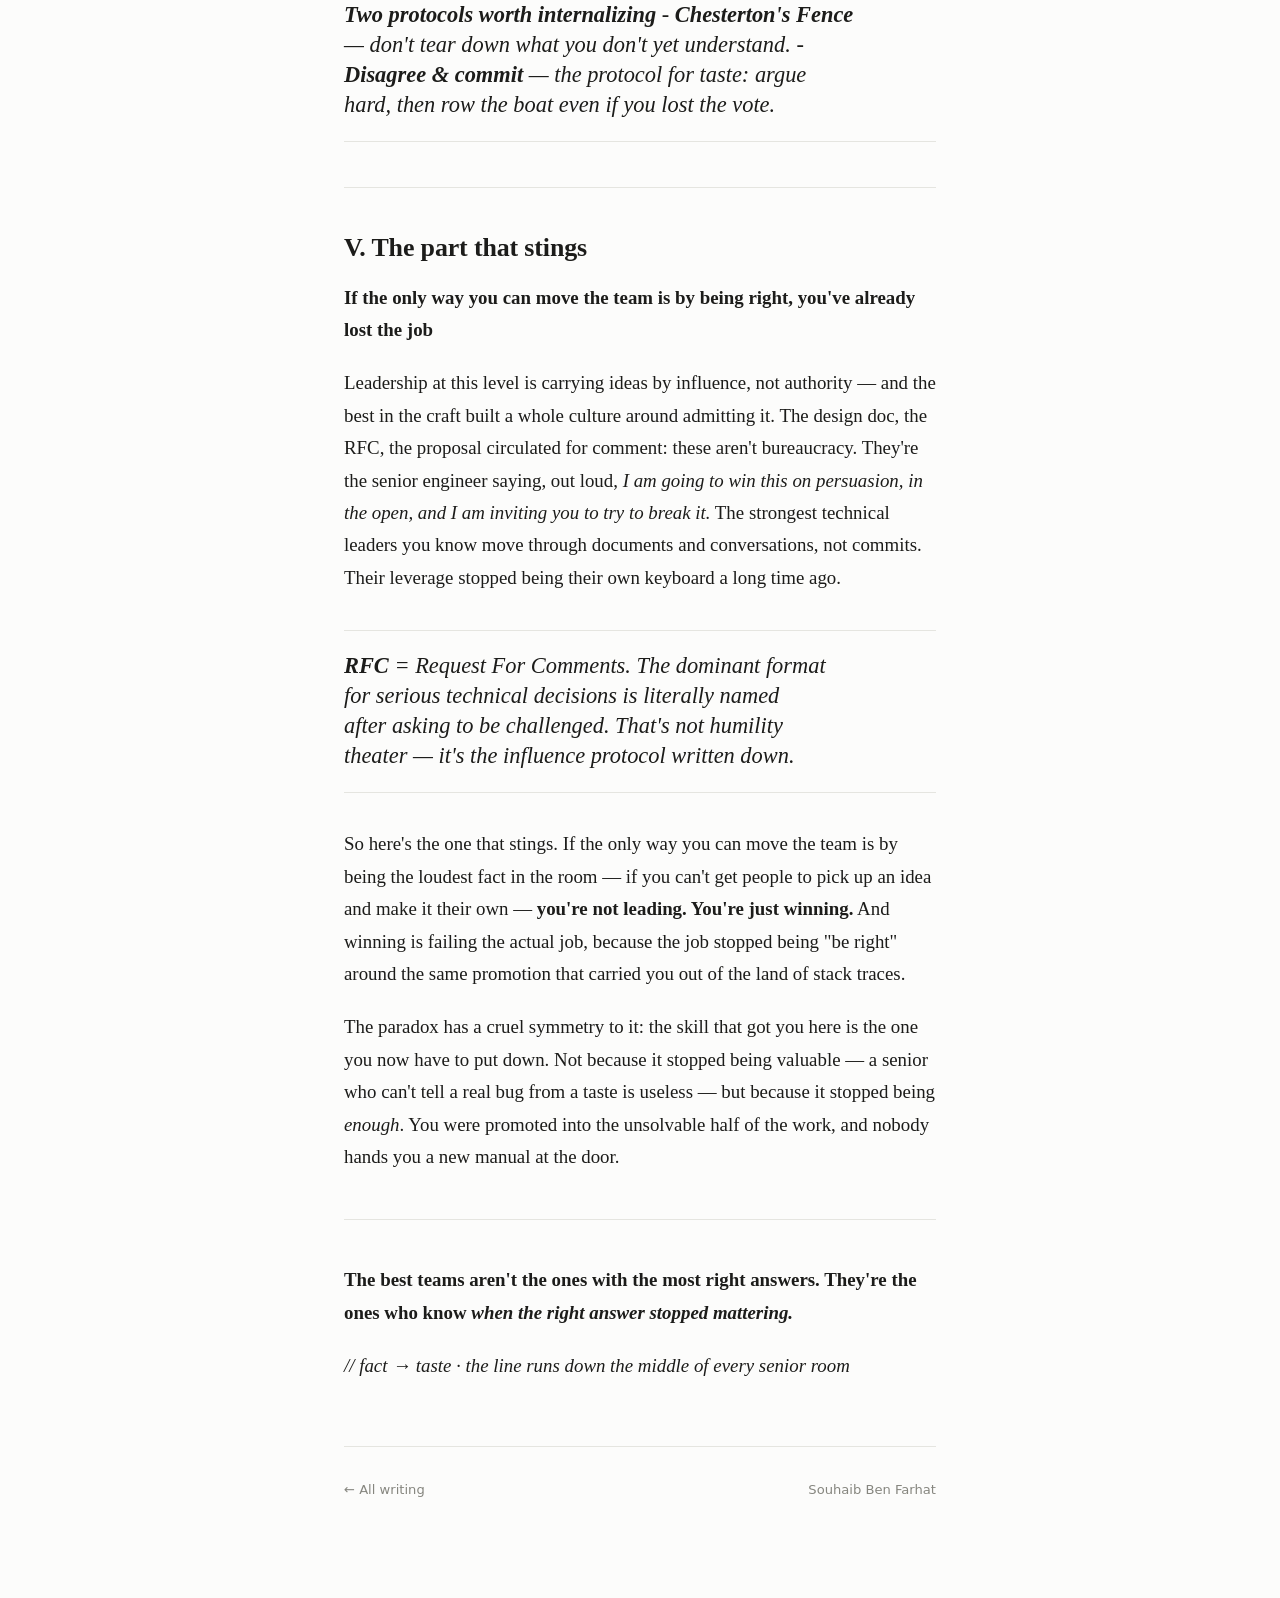
<file: the-senior-engineers-paradox.html>
<!doctype html>
<html lang="en">
<head>
  <meta charset="utf-8" />
  <meta name="viewport" content="width=device-width, initial-scale=1" />
  <title>The Senior Engineer's Paradox — Souhaib Ben Farhat</title>
  <meta name="description" content="The more senior the room, the fewer facts are left to decide anything — so past a certain level, engineering stops being a technical problem and becomes a social one." />
  <link rel="canonical" href="https://souhaibbenfarhat.github.io/writing/the-senior-engineers-paradox.html" />
  <meta property="og:type" content="article" />
  <meta property="og:site_name" content="Souhaib Ben Farhat" />
  <meta property="og:title" content="The Senior Engineer's Paradox" />
  <meta property="og:description" content="The more senior the room, the fewer facts are left to decide anything — so past a certain level, engineering stops being a technical problem and becomes a social one." />
  <meta property="og:url" content="https://souhaibbenfarhat.github.io/writing/the-senior-engineers-paradox.html" />
  <meta property="og:image" content="https://souhaibbenfarhat.github.io/writing/og/the-senior-engineers-paradox.png" />
  <meta property="og:image:width" content="1200" />
  <meta property="og:image:height" content="630" />
  <meta property="og:image:alt" content="The Senior Engineer's Paradox" />
  <meta name="twitter:card" content="summary_large_image" />
  <meta name="twitter:title" content="The Senior Engineer's Paradox" />
  <meta name="twitter:description" content="The more senior the room, the fewer facts are left to decide anything — so past a certain level, engineering stops being a technical problem and becomes a social one." />
  <meta name="twitter:image" content="https://souhaibbenfarhat.github.io/writing/og/the-senior-engineers-paradox.png" />
  <link rel="stylesheet" href="styles.css" />
</head>
<body>
  <main class="site article">
    <nav class="topnav">
      <a href="index.html">← Writing</a>
      <a href="../">Portfolio</a>
    </nav>
    <header>
      <h1>The Senior Engineer's Paradox</h1>
      <p class="dek">The more senior the room, the fewer facts are left to decide anything — so past a certain level, engineering stops being a technical problem and becomes a social one.</p>
      <p class="meta">July 23, 2026 · Souhaib Ben Farhat</p>
    </header>
    <div class="prose">
      <p>You get promoted for being right. Then one day you're in a room where everyone is right, and nothing moves. Nobody warned you that the ladder you climbed was carrying you <em>out</em> of the part of the job that has answers — and into the part that doesn't.</p>
      <hr />
      <h2>I. Seniority is a subtraction machine</h2>
      <p><strong>The questions with answers get filtered out first</strong></p>
      <p>Junior work has right answers. Does it compile? Does the test pass? Is this loop O(n) or O(n²)? Did it null-pointer on the empty list? Facts settle all of it. Nobody argues with a crash — you read the trace, you fix the line, the argument is over before it starts.</p>
      <p>As you climb, those questions get answered and filtered away. What's left at the top is the residue: <strong>should this be a monolith or three services? REST or GraphQL? where does this module's boundary go? is this abstraction paying for itself, or is it just clever?</strong> Read them again — none has a stack trace waiting to end the debate.</p>
      <p>That's the trick nobody tells you. Seniority doesn't graduate you into <em>harder facts</em>. It graduates you out of facts entirely, into taste. The work that's left over after everything countable has been settled is precisely the work that can't be.</p>
      <blockquote><p><strong>A stack trace ends an argument. A design review <em>starts</em> one. The difference is the whole essay.</strong></p></blockquote>
      <h3>Fact vs. Taste</h3>
      <div class="table-wrap"><table><thead><tr><th>Fact — there is a right answer</th><th>Taste — only agree or disagree</th></tr></thead><tbody><tr><td>the test passes or it doesn't</td><td>monolith vs. microservices</td></tr><tr><td>it's O(n) or O(n²)</td><td>where the module boundary goes</td></tr><tr><td>the endpoint 500s under load</td><td>"is this abstraction worth it"</td></tr><tr><td>the migration dropped the column</td><td>naming, folder structure, style</td></tr><tr><td>it leaks memory or it doesn't</td><td>"does this feel over-engineered"</td></tr></tbody></table></div>
      <hr />
      <h2>II. A room where everyone is right</h2>
      <p><strong>Six defensible tastes and no stack trace to break the tie</strong></p>
      <p>Put six seniors in a room and watch them disagree — not because one of them is wrong, but because <strong>none of them is</strong>. Six people, six defensible tastes, and no crash to end it. Every captain has a hand on the wheel and every captain is steering true; the ship still doesn't move.</p>
      <p>This is the paradox in one sentence: <strong>the expertise that makes them senior is exactly what makes them impossible to reconcile by argument.</strong> Add more seniors and you don't converge faster — you diverge harder. Each new expert brings one more fully-loaded, fully-defensible opinion to a question that was never going to be settled by loading more opinions into it.</p>
      <blockquote><p><strong>Seen in the wild — the 90-minute architecture review</strong>  The reactor gets nodded through; the bike shed gets a holy war. The genuinely hard, high-stakes decision passes fast because few in the room have the facts to challenge it. Then everyone spends an hour on the trivial-but-visible thing — the folder name, the config format — because <em>that</em> one, everyone can have a taste about. The triviality isn't a bug in the meeting. It's where the taste has room to spread.  <em>(Parkinson's Law of Triviality, 1957: a committee waves through a nuclear reactor in minutes, then burns 45 on the color of the bike shed — because everyone owns enough facts to fight about the shed, and nobody owns enough to fight about the reactor.)</em></p></blockquote>
      <p>It's why the two-pizza team decides and the twelve-person one deliberates. Beyond a certain headcount you're not adding horsepower, you're adding vetoes — each one reasonable, each one true, and collectively enough to stall the whole thing in the harbor.</p>
      <blockquote><p><strong>A team's ability to <em>decide</em> can go down as its average seniority goes up.</strong></p></blockquote>
      <hr />
      <h2>III. Being right was never the lever</h2>
      <p><strong>You can be provably correct and still lose the team</strong></p>
      <p>Here's the move that breaks careers. If taste can't be settled by facts, then <strong>winning the argument settles nothing.</strong> You can be provably, gloriously correct and still walk out having lost the room — because on a taste question there was no "correct" to win, only people to bring along, and you spent your energy proving instead of persuading.</p>
      <p>The senior who mistakes every taste-question for a fact-question becomes the most expensive person on the team. They wield correctness as a weapon. They win the design review and lose the three people who now quietly route around them. Every org has one: brilliant, usually right, and slowly making everyone around them worse.</p>
      <blockquote><p><strong>The archetype — "right, but alone"</strong>  The strongest teams learned to name this and refuse it: <strong>no brilliant jerks.</strong> Not because the brilliance isn't real — it is — but because the cost of one person treating collaboration as a debate to be won is measured in everyone else's output, and that bill is always larger than the genius. Being right becomes a <em>liability</em> the moment it's the only tool you own.  <em>(In 2018 Linus Torvalds stepped away from Linux maintainership to work on how he talks to people. Decades of being technically right had a body count of burned-out contributors. Right, it turned out, was not the same as effective.)</em></p></blockquote>
      <p>At this altitude the only currency that spends is influence: getting people to <em>want</em> your idea, not proving they must accept it. And those are different skills — one you were rewarded for the whole way up, the other nobody taught you, because for nine years you didn't need it.</p>
      <hr />
      <h2>IV. The master skill</h2>
      <p><strong>Know which half of the room you're standing in</strong></p>
      <p>Every decision on the table is one of two kinds, and the entire skill is telling them apart in real time:</p>
      <p>- <strong>Fact.</strong> There is a right answer. This is a security hole, a data-loss bug, a race condition. Challenge hard, bring the evidence, and do <em>not</em> let it slide to keep the peace. The stack trace is on your side; use it. - <strong>Taste.</strong> There is only agree or disagree. This is the folder layout, the naming, the shape of an abstraction reasonable people will never fully agree on. Make your case once — then let someone own it and <em>move</em>. Dying on this hill costs you the credibility you'll need on the next hill that actually has a summit.</p>
      <p>Great engineers switch modes in seconds. Mediocre ones run every question through the fact protocol — treating a taste disagreement as a thing to be proven — and turn a one-hour design review into a war of attrition nobody wins. The tell: <strong>is this countable, or is this opinion?</strong> Ask it before you open your mouth. Half the fights on a senior team are just two people who never checked which half they were in.</p>
      <blockquote><p><strong>Two protocols worth internalizing</strong>  - <strong>Chesterton's Fence</strong> — don't tear down what you don't yet understand. - <strong>Disagree &amp; commit</strong> — the protocol for taste: argue hard, then row the boat even if you lost the vote.</p></blockquote>
      <hr />
      <h2>V. The part that stings</h2>
      <p><strong>If the only way you can move the team is by being right, you've already lost the job</strong></p>
      <p>Leadership at this level is carrying ideas by influence, not authority — and the best in the craft built a whole culture around admitting it. The design doc, the RFC, the proposal circulated for comment: these aren't bureaucracy. They're the senior engineer saying, out loud, <em>I am going to win this on persuasion, in the open, and I am inviting you to try to break it.</em> The strongest technical leaders you know move through documents and conversations, not commits. Their leverage stopped being their own keyboard a long time ago.</p>
      <blockquote><p><strong>RFC</strong> = <em>Request For Comments.</em> The dominant format for serious technical decisions is literally named after asking to be challenged. That's not humility theater — it's the influence protocol written down.</p></blockquote>
      <p>So here's the one that stings. If the only way you can move the team is by being the loudest fact in the room — if you can't get people to pick up an idea and make it their own — <strong>you're not leading. You're just winning.</strong> And winning is failing the actual job, because the job stopped being "be right" around the same promotion that carried you out of the land of stack traces.</p>
      <p>The paradox has a cruel symmetry to it: the skill that got you here is the one you now have to put down. Not because it stopped being valuable — a senior who can't tell a real bug from a taste is useless — but because it stopped being <em>enough</em>. You were promoted into the unsolvable half of the work, and nobody hands you a new manual at the door.</p>
      <hr />
      <p><strong>The best teams aren't the ones with the most right answers. They're the ones who know <em>when the right answer stopped mattering.</strong></em></p>
      <p><em>// fact → taste · the line runs down the middle of every senior room</em></p>
    </div>
    <footer class="foot">
      <a href="index.html">← All writing</a>
      <span>Souhaib Ben Farhat</span>
    </footer>
  </main>
</body>
</html>
</file>
<file: styles.css>
/* Souhaib Ben Farhat — Writing
   Calm, monochrome, typography-first. Matches the portfolio. */

:root {
  --paper:  #fcfcfb;
  --ink:    #1c1c1a;
  --soft:   #55554f;
  --muted:  #86867f;
  --rule:   #e5e5e0;
  --serif:  'Iowan Old Style', 'Charter', 'Palatino Linotype', Palatino, Georgia, 'Times New Roman', serif;
  --sans:   system-ui, -apple-system, 'Segoe UI', Helvetica, Arial, sans-serif;
}
@media (prefers-color-scheme: dark) {
  :root {
    --paper: #191917;
    --ink:   #e8e7e1;
    --soft:  #b6b5ad;
    --muted: #8b8a82;
    --rule:  #302f2b;
  }
}
:root[data-theme="light"] {
  --paper:#fcfcfb; --ink:#1c1c1a; --soft:#55554f; --muted:#86867f; --rule:#e5e5e0;
}
:root[data-theme="dark"] {
  --paper:#191917; --ink:#e8e7e1; --soft:#b6b5ad; --muted:#8b8a82; --rule:#302f2b;
}

* { box-sizing: border-box; }

html { -webkit-text-size-adjust: 100%; }

body {
  margin: 0;
  background: var(--paper);
  color: var(--ink);
  font-family: var(--serif);
  font-size: 1.18rem;
  line-height: 1.72;
  -webkit-font-smoothing: antialiased;
  text-rendering: optimizeLegibility;
}

.site {
  max-width: 40rem;
  margin: 0 auto;
  padding: clamp(2.5rem, 7vw, 5rem) 1.5rem 6rem;
}

a { color: inherit; text-underline-offset: 3px; text-decoration-thickness: 1px; }
a:hover { text-decoration-color: var(--muted); }

:focus-visible { outline: 2px solid var(--ink); outline-offset: 3px; border-radius: 2px; }

/* ---- small nav / back links ---- */
.topnav {
  font-family: var(--sans);
  font-size: 0.82rem;
  letter-spacing: 0.02em;
  color: var(--muted);
  margin: 0 0 3rem;
  display: flex;
  gap: 1.4rem;
}
.topnav a { text-decoration: none; }
.topnav a:hover { color: var(--ink); }

/* ================= INDEX ================= */
.masthead { margin: 0 0 3.2rem; }
.masthead .name {
  font-family: var(--sans);
  font-size: 0.78rem;
  letter-spacing: 0.16em;
  text-transform: uppercase;
  color: var(--muted);
  margin: 0 0 1.1rem;
}
.masthead h1 {
  font-family: var(--serif);
  font-weight: 700;
  font-size: clamp(2.2rem, 6vw, 3rem);
  line-height: 1.05;
  letter-spacing: -0.01em;
  margin: 0;
}
.masthead .tagline {
  font-size: 1.2rem;
  font-style: italic;
  color: var(--soft);
  margin: 1.2rem 0 0;
  max-width: 32ch;
  text-wrap: pretty;
}

.list { display: flex; flex-direction: column; }
.entry {
  display: block;
  text-decoration: none;
  padding: 1.9rem 0;
  border-top: 1px solid var(--rule);
}
.entry:last-child { border-bottom: 1px solid var(--rule); }
.entry .date {
  font-family: var(--sans);
  font-size: 0.74rem;
  letter-spacing: 0.08em;
  text-transform: uppercase;
  color: var(--muted);
  margin: 0 0 0.55rem;
}
.entry .etitle {
  font-family: var(--serif);
  font-weight: 700;
  font-size: 1.5rem;
  line-height: 1.16;
  letter-spacing: -0.005em;
  color: var(--ink);
  margin: 0 0 0.5rem;
  text-wrap: balance;
}
.entry .edek {
  font-size: 1.06rem;
  line-height: 1.5;
  color: var(--soft);
  margin: 0;
  text-wrap: pretty;
}
.entry:hover .etitle { text-decoration: underline; text-underline-offset: 4px; }

/* ================= ARTICLE ================= */
.article header { margin: 0 0 2.6rem; }
.article h1 {
  font-family: var(--serif);
  font-weight: 700;
  font-size: clamp(2rem, 5.5vw, 2.9rem);
  line-height: 1.08;
  letter-spacing: -0.01em;
  text-wrap: balance;
  margin: 0;
}
.article .dek {
  font-size: 1.24rem;
  line-height: 1.5;
  font-style: italic;
  color: var(--soft);
  margin: 1.3rem 0 0;
  text-wrap: pretty;
}
.article .meta {
  font-family: var(--sans);
  font-size: 0.76rem;
  letter-spacing: 0.08em;
  text-transform: uppercase;
  color: var(--muted);
  margin: 1.6rem 0 0;
}

.prose > :first-child { margin-top: 0; }
.prose p { margin: 0 0 1.3rem; }
.prose h2 {
  font-family: var(--serif);
  font-weight: 700;
  font-size: clamp(1.35rem, 3.4vw, 1.62rem);
  line-height: 1.22;
  letter-spacing: -0.005em;
  text-wrap: balance;
  margin: 2.8rem 0 1.1rem;
}
.prose h3 {
  font-family: var(--sans);
  font-weight: 700;
  font-size: 1.05rem;
  margin: 2rem 0 0.8rem;
}
.prose strong { font-weight: 700; }
.prose em { font-style: italic; }

.prose blockquote {
  margin: 2.2rem 0;
  padding: 1.3rem 0;
  border-top: 1px solid var(--rule);
  border-bottom: 1px solid var(--rule);
  font-size: 1.4rem;
  line-height: 1.34;
  font-style: italic;
  color: var(--ink);
  text-wrap: balance;
}
.prose blockquote p { margin: 0; }

.prose hr {
  border: 0;
  border-top: 1px solid var(--rule);
  margin: 2.8rem 0;
}

.table-wrap { overflow-x: auto; margin: 2rem 0; }
.prose table {
  width: 100%;
  border-collapse: collapse;
  font-size: 1.02rem;
}
.prose th {
  font-family: var(--serif);
  font-weight: 700;
  text-align: left;
  padding: 0 1.2rem 0.7rem 0;
  border-bottom: 1px solid var(--ink);
  vertical-align: bottom;
}
.prose td {
  padding: 0.42rem 1.2rem 0.42rem 0;
  color: var(--soft);
  vertical-align: top;
  border-bottom: 1px solid var(--rule);
}

/* ---- footer ---- */
.foot {
  margin: 4rem 0 0;
  padding: 2rem 0 0;
  border-top: 1px solid var(--rule);
  font-family: var(--sans);
  font-size: 0.82rem;
  color: var(--muted);
  display: flex;
  justify-content: space-between;
  gap: 1rem;
  flex-wrap: wrap;
}
.foot a { text-decoration: none; }
.foot a:hover { color: var(--ink); }

@media (max-width: 34rem) {
  body { font-size: 1.1rem; }
  .prose table, .prose thead, .prose tbody, .prose tr, .prose th, .prose td { display: block; width: auto; }
  .prose th { border-bottom: none; padding-right: 0; }
  .prose th + th { margin-top: 1rem; }
  .prose td { padding-right: 0; }
}
</file>
